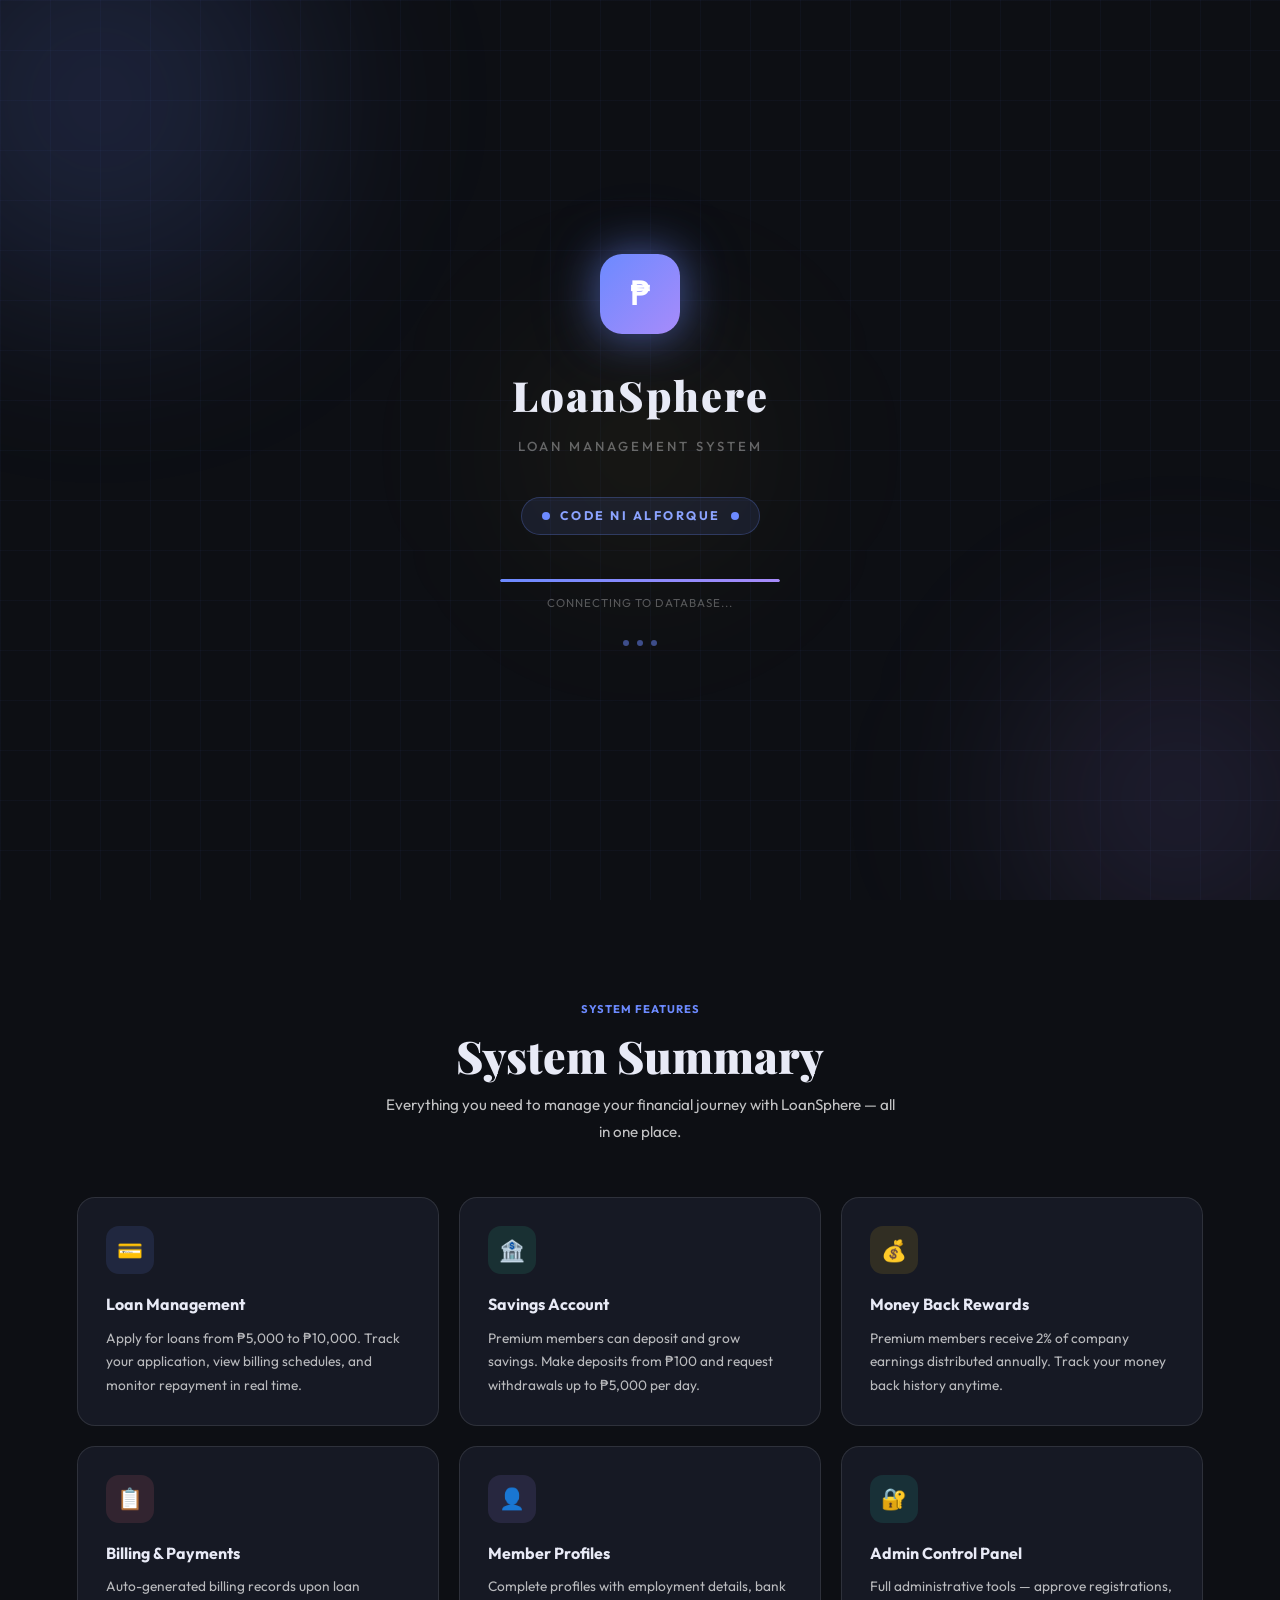
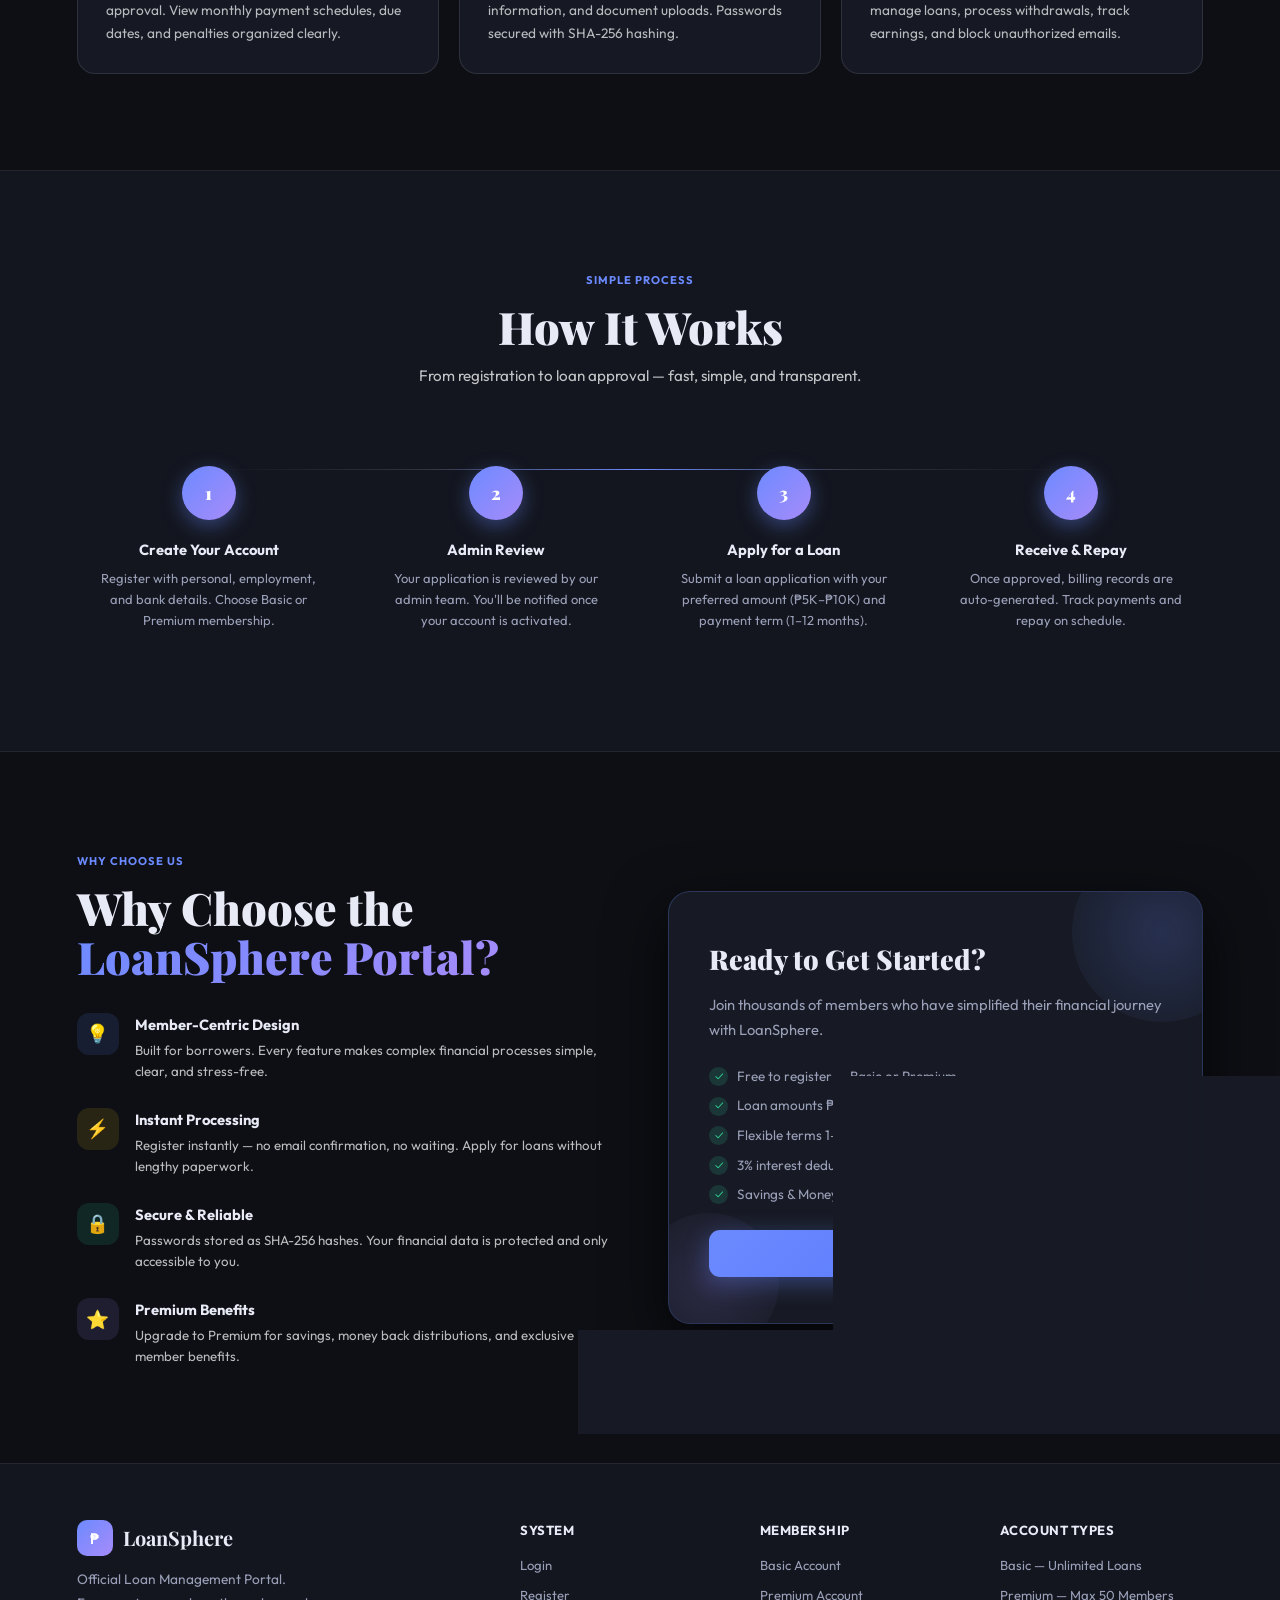
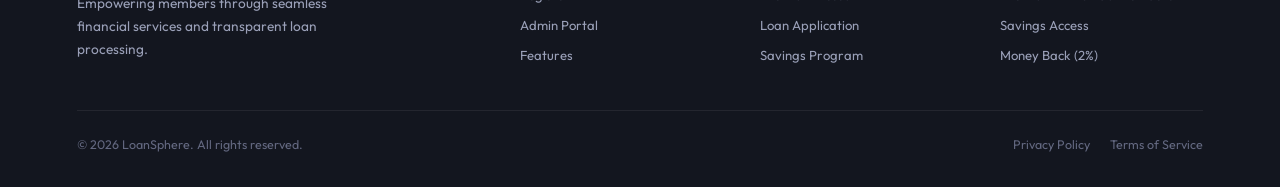
<file: index.html>
<!DOCTYPE html>
<html lang="en">
<head>
<meta charset="UTF-8"><meta name="viewport" content="width=device-width, initial-scale=1.0">
<title> Loan Management System</title>
<link href="https://fonts.googleapis.com/css2?family=Playfair+Display:wght@700;800;900&family=Outfit:wght@300;400;500;600;700&display=swap" rel="stylesheet">
<link rel="stylesheet" href="css/style.css">
<style>

:root { --gold:#f5c518; }
.nav{position:fixed;top:0;left:0;right:0;z-index:999;display:flex;align-items:center;justify-content:space-between;padding:0 6%;height:72px;background:rgba(13,15,20,.88);backdrop-filter:blur(20px);border-bottom:1px solid var(--border);animation:navIn .6s ease}
@keyframes navIn{from{transform:translateY(-100%);opacity:0}to{transform:translateY(0);opacity:1}}
.nav-brand{display:flex;align-items:center;gap:10px;font-family:var(--font-h);font-size:1.25rem;font-weight:700;color:var(--text)}
.nav-icon{width:36px;height:36px;border-radius:10px;background:linear-gradient(135deg,var(--accent),var(--purple));display:flex;align-items:center;justify-content:center;font-size:.9rem;font-weight:900;color:#fff}
.nav-links{display:flex;align-items:center;gap:32px;list-style:none}
.nav-links a{font-size:.875rem;font-weight:500;color:var(--text2);cursor:pointer;transition:color .2s}
.nav-links a:hover{color:var(--text)}
.nav-cta{display:flex;align-items:center;gap:10px}
.btn-nav-login{font-family:var(--font);font-size:.875rem;font-weight:600;color:var(--text2);background:none;border:none;cursor:pointer;padding:8px 16px;border-radius:8px;transition:color .2s}
.btn-nav-login:hover{color:var(--text)}
.btn-nav-start{font-family:var(--font);font-size:.875rem;font-weight:700;color:#fff;background:linear-gradient(135deg,var(--accent),var(--accent2));border:none;cursor:pointer;padding:10px 22px;border-radius:10px;box-shadow:0 4px 20px rgba(108,138,255,.35);transition:all .2s}
.btn-nav-start:hover{transform:translateY(-2px);box-shadow:0 6px 28px rgba(108,138,255,.5)}


.hero{
  min-height:100vh;
  display:flex;
  align-items:center;
  padding:120px 6% 80px;
  position:relative;
  overflow:hidden;
  background-image: url('images/loan_background.webp');
  background-size: cover;
  background-position: center center;
  background-repeat: no-repeat;
  background-attachment: fixed;
}
.hero::before{
  content:'';
  position:absolute;
  inset:0;
  background:
    linear-gradient(
      135deg,
      rgba(13,15,20,.88) 0%,
      rgba(13,15,20,.75) 40%,
      rgba(13,15,20,.60) 70%,
      rgba(13,15,20,.45) 100%
    );
  z-index:1;
}
.hero::after{
  content:'';
  position:absolute;
  inset:0;
  background: radial-gradient(
    ellipse 60% 70% at 50% 50%,
    rgba(108,138,255,.08) 0%,
    transparent 70%
  );
  z-index:1;
}
.hero-content{position:relative;z-index:3;max-width:640px}
.hero-badge{display:inline-flex;align-items:center;gap:8px;background:rgba(108,138,255,.12);border:1px solid rgba(108,138,255,.25);color:var(--accent);font-size:.76rem;font-weight:700;padding:6px 14px;border-radius:20px;letter-spacing:.5px;text-transform:uppercase;margin-bottom:28px;animation:fadeUp .8s ease .2s both}
.badge-dot{width:7px;height:7px;border-radius:50%;background:var(--accent);animation:pulse 2s infinite}
@keyframes pulse{0%,100%{opacity:1}50%{opacity:.4}}
.hero h1{font-family:var(--font-h);font-size:clamp(2.8rem,5.5vw,4.8rem);font-weight:900;line-height:1.05;margin-bottom:10px;animation:fadeUp .8s ease .3s both}
.hero h1 .hl{background:linear-gradient(135deg,var(--accent),var(--purple));background-clip:text;-webkit-background-clip:text;-webkit-text-fill-color:transparent}
.hero-org{font-family:var(--font-h);font-size:clamp(1rem,1.8vw,1.3rem);font-weight:700;color:var(--gold);margin-bottom:20px;animation:fadeUp .8s ease .35s both}
.hero p{font-size:1.05rem;color:rgba(255,255,255,.85);line-height:1.75;max-width:520px;margin-bottom:38px;animation:fadeUp .8s ease .4s both}
.hero-btns{display:flex;align-items:center;gap:12px;flex-wrap:wrap;animation:fadeUp .8s ease .5s both}
.btn-hero-p{font-family:var(--font);font-size:1rem;font-weight:700;color:#fff;background:linear-gradient(135deg,var(--accent),var(--accent2));border:none;cursor:pointer;padding:14px 34px;border-radius:12px;box-shadow:0 6px 28px rgba(108,138,255,.4);transition:all .25s}
.btn-hero-p:hover{transform:translateY(-3px);box-shadow:0 10px 36px rgba(108,138,255,.55)}
.btn-hero-s{font-family:var(--font);font-size:1rem;font-weight:600;color:var(--text);background:var(--card2);border:1px solid var(--border2);cursor:pointer;padding:14px 34px;border-radius:12px;transition:all .25s}
.btn-hero-s:hover{background:var(--card);border-color:var(--accent);color:var(--accent)}
.hero-stats{display:flex;gap:36px;margin-top:52px;padding-top:36px;border-top:1px solid rgba(255,255,255,.15);animation:fadeUp .8s ease .6s both}
.hstat-val{font-family:var(--font-h);font-size:1.9rem;font-weight:900;background:linear-gradient(135deg,var(--text),var(--accent3));background-clip:text;-webkit-background-clip:text;-webkit-text-fill-color:transparent;margin-bottom:2px}
.hstat-lbl{font-size:.72rem;color:var(--text3);text-transform:uppercase;letter-spacing:.5px;font-weight:600}


.hero-card-wrap{position:absolute;right:5%;top:50%;transform:translateY(-50%);width:42%;max-width:520px;z-index:3;animation:fadeLeft .9s ease .4s both}
@keyframes fadeLeft{from{opacity:0;transform:translateY(-50%) translateX(40px)}to{opacity:1;transform:translateY(-50%) translateX(0)}}
.hero-card{background:var(--card);border:1px solid var(--border2);border-radius:20px;padding:26px;box-shadow:0 20px 80px rgba(0,0,0,.6)}
.hc-head{display:flex;align-items:center;justify-content:space-between;margin-bottom:20px}
.hc-title{font-weight:700;font-size:.92rem}
.hc-badge{background:rgba(52,211,153,.12);border:1px solid rgba(52,211,153,.2);color:var(--green);font-size:.7rem;font-weight:700;padding:3px 10px;border-radius:20px;text-transform:uppercase}
.hc-row{display:flex;justify-content:space-between;align-items:center;padding:12px 14px;background:var(--bg2);border-radius:9px;margin-bottom:8px}
.hc-lbl{font-size:.78rem;color:var(--text3)}
.hc-val{font-weight:700;font-size:.92rem}
.hc-val.g{color:var(--green)}.hc-val.b{color:var(--accent)}.hc-val.y{color:var(--gold)}
.hc-prog-lbl{display:flex;justify-content:space-between;font-size:.73rem;color:var(--text3);margin:14px 0 5px}
.hc-prog-track{height:5px;background:var(--border2);border-radius:3px;overflow:hidden}
.hc-prog-fill{height:100%;width:68%;background:linear-gradient(90deg,var(--accent),var(--purple));border-radius:3px;animation:fillBar 1.6s ease 1s both}
@keyframes fillBar{from{width:0}to{width:68%}}
.hc-mini{display:grid;grid-template-columns:1fr 1fr;gap:8px;margin-top:12px}
.hc-mini-card{background:var(--bg2);border-radius:9px;padding:11px 13px;border:1px solid var(--border)}
.hc-mini-lbl{font-size:.68rem;color:var(--text3);text-transform:uppercase;letter-spacing:.4px;margin-bottom:4px}
.hc-mini-val{font-size:1rem;font-weight:700}
.hc-actions{display:grid;grid-template-columns:1fr 1fr;gap:8px;margin-top:12px}
.hc-btn{padding:9px;border-radius:8px;font-family:var(--font);font-size:.76rem;font-weight:600;cursor:pointer;border:none;transition:all .2s}
.hc-btn.p{background:linear-gradient(135deg,var(--accent),var(--accent2));color:#fff}
.hc-btn.s{background:var(--bg2);color:var(--text2);border:1px solid var(--border2)}


.section{
  padding:96px 6%;
  position:relative;
}

.section#features-bg,
section.section[id="features"]{
  background-image: url('images/loan_background.webp');
  background-size: cover;
  background-position: center center;
  background-repeat: no-repeat;
  background-attachment: fixed;
  position: relative;
}
section.section[id="features"]::before{
  content:'';
  position:absolute;
  inset:0;
  background: linear-gradient(
    180deg,
    rgba(13,15,20,.92) 0%,
    rgba(13,15,20,.85) 50%,
    rgba(13,15,20,.92) 100%
  );
  pointer-events:none;
  z-index:0;
}
section.section[id="features"] > *{
  position:relative;
  z-index:1;
}
.section-tag{display:inline-block;font-size:.7rem;font-weight:700;letter-spacing:1px;text-transform:uppercase;color:var(--accent);margin-bottom:12px}
.section-title{font-family:var(--font-h);font-size:clamp(1.9rem,3.5vw,2.9rem);font-weight:900;margin-bottom:12px;line-height:1.1}
.section-sub{font-size:.95rem;color:rgba(255,255,255,.75);max-width:520px;line-height:1.75}
.tc{text-align:center}.tc .section-sub{margin:0 auto}


.feat-grid{display:grid;grid-template-columns:repeat(3,1fr);gap:20px;margin-top:52px}
.feat-card{background:rgba(24,28,39,.88);border:1px solid rgba(255,255,255,.1);border-radius:18px;padding:28px;transition:all .3s;position:relative;overflow:hidden;backdrop-filter:blur(6px)}
.feat-card::before{content:'';position:absolute;top:0;left:0;right:0;height:2px;background:linear-gradient(90deg,transparent,var(--accent),transparent);opacity:0;transition:opacity .3s}
.feat-card:hover{transform:translateY(-4px);border-color:var(--border2);box-shadow:0 16px 48px rgba(0,0,0,.5)}
.feat-card:hover::before{opacity:1}
.feat-icon{width:48px;height:48px;border-radius:13px;display:flex;align-items:center;justify-content:center;font-size:1.3rem;margin-bottom:18px}
.fi-b{background:rgba(108,138,255,.12)}.fi-g{background:rgba(52,211,153,.12)}.fi-y{background:rgba(245,197,24,.12)}.fi-r{background:rgba(251,113,133,.12)}.fi-p{background:rgba(167,139,250,.12)}.fi-t{background:rgba(45,212,191,.12)}
.feat-card h3{font-size:1rem;font-weight:700;margin-bottom:9px}
.feat-card p{font-size:.855rem;color:rgba(255,255,255,.7);line-height:1.7}


.how-section{padding:96px 6%;background:var(--bg2);border-top:1px solid var(--border);border-bottom:1px solid var(--border)}
.steps-grid{display:grid;grid-template-columns:repeat(4,1fr);gap:24px;margin-top:52px;position:relative}
.steps-grid::before{content:'';position:absolute;top:27px;left:12%;right:12%;height:1px;background:linear-gradient(90deg,transparent,var(--border2),var(--accent),var(--border2),transparent)}
.step{text-align:center;padding:24px 16px;position:relative}
.step-num{width:54px;height:54px;border-radius:50%;background:linear-gradient(135deg,var(--accent),var(--purple));display:flex;align-items:center;justify-content:center;font-family:var(--font-h);font-size:1.1rem;font-weight:900;color:#fff;margin:0 auto 18px;position:relative;z-index:1;box-shadow:0 6px 20px rgba(108,138,255,.4)}
.step h3{font-size:.92rem;font-weight:700;margin-bottom:7px}
.step p{font-size:.81rem;color:var(--text2);line-height:1.6}

.why-section{
  padding:96px 6%;
  position:relative;
  background-image: url('images/loan_background.webp');
  background-size: cover;
  background-position: center center;
  background-repeat: no-repeat;
  background-attachment: fixed;
}
.why-section::before{
  content:'';
  position:absolute;
  inset:0;
  background: linear-gradient(
    135deg,
    rgba(13,15,20,.93) 0%,
    rgba(13,15,20,.86) 55%,
    rgba(13,15,20,.93) 100%
  );
  pointer-events:none;
  z-index:0;
}
.why-section > *{
  position:relative;
  z-index:1;
}
.why-grid{display:grid;grid-template-columns:1fr 1fr;gap:56px;align-items:center}
.why-list{display:flex;flex-direction:column;gap:26px;margin-top:32px}
.why-item{display:flex;align-items:flex-start;gap:16px}
.why-ico{width:42px;height:42px;border-radius:12px;display:flex;align-items:center;justify-content:center;font-size:1.15rem;flex-shrink:0}
.wi-b{background:rgba(108,138,255,.12)}.wi-y{background:rgba(245,197,24,.12)}.wi-g{background:rgba(52,211,153,.12)}.wi-p{background:rgba(167,139,250,.12)}
.why-item h4{font-size:.92rem;font-weight:700;margin-bottom:3px}
.why-item p{font-size:.83rem;color:rgba(255,255,255,.72);line-height:1.6}
.cta-card{background:rgba(24,28,39,.92);border:1px solid rgba(108,138,255,.25);border-radius:22px;padding:46px 40px;box-shadow:0 20px 60px rgba(0,0,0,.7);position:relative;overflow:hidden;backdrop-filter:blur(8px)}
.cta-card::before{content:'';position:absolute;top:-50px;right:-50px;width:180px;height:180px;border-radius:50%;background:radial-gradient(circle,rgba(108,138,255,.2),transparent)}
.cta-card::after{content:'';position:absolute;bottom:-30px;left:-30px;width:140px;height:140px;border-radius:50%;background:radial-gradient(circle,rgba(167,139,250,.15),transparent)}
.cta-card h3{font-family:var(--font-h);font-size:1.7rem;font-weight:900;margin-bottom:10px;position:relative;z-index:1}
.cta-card>p{color:var(--text2);font-size:.92rem;line-height:1.7;margin-bottom:24px;position:relative;z-index:1}
.cta-feats{display:flex;flex-direction:column;gap:8px;margin-bottom:24px;position:relative;z-index:1}
.cta-feat{display:flex;align-items:center;gap:9px;font-size:.845rem;color:var(--text2)}
.cta-check{width:19px;height:19px;border-radius:50%;background:rgba(52,211,153,.15);color:var(--green);display:flex;align-items:center;justify-content:center;font-size:.68rem;flex-shrink:0}
.btn-cta{width:100%;padding:14px;border-radius:11px;font-family:var(--font);font-size:.95rem;font-weight:700;color:#fff;background:linear-gradient(135deg,var(--accent),var(--accent2));border:none;cursor:pointer;box-shadow:0 6px 24px rgba(108,138,255,.4);transition:all .25s;position:relative;z-index:1}
.btn-cta:hover{transform:translateY(-2px);box-shadow:0 10px 32px rgba(108,138,255,.55)}


footer{background:var(--bg2);border-top:1px solid var(--border);padding:56px 6% 32px}
.foot-grid{display:grid;grid-template-columns:2fr 1fr 1fr 1fr;gap:36px;margin-bottom:44px}
.foot-brand p{font-size:.855rem;color:var(--text2);line-height:1.7;margin-top:12px;max-width:260px}
.foot-col h4{font-size:.82rem;font-weight:700;margin-bottom:14px;text-transform:uppercase;letter-spacing:.5px}
.foot-col ul{list-style:none;display:flex;flex-direction:column;gap:9px}
.foot-col li{font-size:.82rem;color:var(--text2);cursor:pointer;transition:color .2s}
.foot-col li:hover{color:var(--accent)}
.foot-bottom{display:flex;align-items:center;justify-content:space-between;padding-top:24px;border-top:1px solid var(--border);font-size:.78rem;color:var(--text3)}
.foot-links{display:flex;gap:20px}
.foot-links span{cursor:pointer;transition:color .2s}
.foot-links span:hover{color:var(--text2)}


.reveal{opacity:0;transform:translateY(28px);transition:opacity .7s ease,transform .7s ease}
.reveal.visible{opacity:1;transform:translateY(0)}
@keyframes fadeUp{from{opacity:0;transform:translateY(22px)}to{opacity:1;transform:translateY(0)}}


@media(max-width:1100px){.hero-card-wrap{display:none}.hero{padding-right:6%}.hero-content{max-width:100%}.feat-grid{grid-template-columns:repeat(2,1fr)}.steps-grid{grid-template-columns:repeat(2,1fr)}.steps-grid::before{display:none}.foot-grid{grid-template-columns:1fr 1fr;gap:24px}}
@media(max-width:768px){.nav-links{display:none}.feat-grid{grid-template-columns:1fr}.why-grid{grid-template-columns:1fr}.hero h1{font-size:2.4rem}.hero-stats{gap:20px;flex-wrap:wrap}.foot-grid{grid-template-columns:1fr}.foot-bottom{flex-direction:column;gap:10px;text-align:center}}
</style>
  <link rel="stylesheet" href="css/loader.css">
</head>
<body>

<div id="introLoader">

  <div class="loader-bg">
    <div class="loader-grid"></div>
    <div class="loader-orb loader-orb-1"></div>
    <div class="loader-orb loader-orb-2"></div>
    <div class="loader-orb loader-orb-3"></div>
  </div>


  <div class="loader-content">
  
    <div class="loader-icon">₱</div>


    <div class="loader-brand">LoanSphere</div>


    <div class="loader-tagline">Loan Management System</div>


    <div class="loader-signature">
      <div class="loader-sig-dot"></div>
      <span class="loader-sig-text">CODE NI ALFORQUE</span>
      <div class="loader-sig-dot"></div>
    </div>


    <div class="loader-progress-wrap">
      <div class="loader-progress-track">
        <div class="loader-progress-fill" id="loaderFill"></div>
      </div>
      <div class="loader-progress-text" id="loaderMsg">Initializing LoanSphere...</div>
    </div>


    <div class="loader-dots">
      <div class="loader-dot"></div>
      <div class="loader-dot"></div>
      <div class="loader-dot"></div>
    </div>
  </div>
</div>


<div id="pageTransition"></div>



<nav class="nav">
  <div class="nav-brand">
    <div class="nav-icon">₱</div>
    LoanSphere
  </div>
  <ul class="nav-links">
    <li><a onclick="document.getElementById('features').scrollIntoView({behavior:'smooth'})">Features</a></li>
    <li><a onclick="document.getElementById('how').scrollIntoView({behavior:'smooth'})">How It Works</a></li>
    <li><a onclick="document.getElementById('why').scrollIntoView({behavior:'smooth'})">Why LoanSphere</a></li>
  </ul>
  <div class="nav-cta">
    <button class="btn-nav-login" onclick="window.location.href='pages/login.html'">Login</button>
    <button class="btn-nav-start" onclick="window.location.href='pages/login.html'">Get Started →</button>
  </div>
</nav>


<section class="hero">
  <div class="hero-content">
    <div class="hero-badge"><div class="badge-dot"></div> Trusted Lending Management System</div>
    <h1>The Smart Way<br>to <span class="hl">Manage</span><br>Your Loans</h1>
    <div class="hero-org">💼 LoanSphere Financial Services</div>
    <p>Official Loan Management Portal. Empowering members through seamless loan processing, savings management, and real-time financial tracking — all in one place.</p>
    <div class="hero-btns">
      <button class="btn-hero-p" onclick="window.location.href='pages/register.html'">Register Now →</button>
      <button class="btn-hero-s" onclick="window.location.href='pages/login.html'">Sign In ↗</button>
    </div>
    <div class="hero-stats">
      <div><div class="hstat-val">₱18M+</div><div class="hstat-lbl">Total Disbursed</div></div>
      <div><div class="hstat-val">2,400+</div><div class="hstat-lbl">Active Members</div></div>
      <div><div class="hstat-val">99%</div><div class="hstat-lbl">Approval Rate</div></div>
    </div>
  </div>


  <div class="hero-card-wrap">
    <div class="hero-card">
      <div class="hc-head"><span class="hc-title">💳 Loan Dashboard</span><span class="hc-badge">Active</span></div>
      <div class="hc-row"><span class="hc-lbl">Loan Balance</span><span class="hc-val b">₱8,500.00</span></div>
      <div class="hc-row"><span class="hc-lbl">Savings Balance</span><span class="hc-val g">₱3,000.00</span></div>
      <div class="hc-row"><span class="hc-lbl">Next Payment Due</span><span class="hc-val y">₱850.00</span></div>
      <div class="hc-prog-lbl"><span>Repayment Progress</span><span>68%</span></div>
      <div class="hc-prog-track"><div class="hc-prog-fill"></div></div>
      <div class="hc-mini">
        <div class="hc-mini-card"><div class="hc-mini-lbl">Term</div><div class="hc-mini-val">10 mo.</div></div>
        <div class="hc-mini-card"><div class="hc-mini-lbl">Interest</div><div class="hc-mini-val" style="color:var(--rose)">3%</div></div>
      </div>
      <div class="hc-actions">
        <button class="hc-btn p">Apply Loan</button>
        <button class="hc-btn s">View Billing</button>
      </div>
    </div>
  </div>
</section>


<section class="section" id="features">
  <div class="tc reveal">
    <div class="section-tag">System Features</div>
    <h2 class="section-title">System Summary</h2>
    <p class="section-sub">Everything you need to manage your financial journey with LoanSphere — all in one place.</p>
  </div>
  <div class="feat-grid">
    <div class="feat-card reveal"><div class="feat-icon fi-b">💳</div><h3>Loan Management</h3><p>Apply for loans from ₱5,000 to ₱10,000. Track your application, view billing schedules, and monitor repayment in real time.</p></div>
    <div class="feat-card reveal"><div class="feat-icon fi-g">🏦</div><h3>Savings Account</h3><p>Premium members can deposit and grow savings. Make deposits from ₱100 and request withdrawals up to ₱5,000 per day.</p></div>
    <div class="feat-card reveal"><div class="feat-icon fi-y">💰</div><h3>Money Back Rewards</h3><p>Premium members receive 2% of company earnings distributed annually. Track your money back history anytime.</p></div>
    <div class="feat-card reveal"><div class="feat-icon fi-r">📋</div><h3>Billing & Payments</h3><p>Auto-generated billing records upon loan approval. View monthly payment schedules, due dates, and penalties organized clearly.</p></div>
    <div class="feat-card reveal"><div class="feat-icon fi-p">👤</div><h3>Member Profiles</h3><p>Complete profiles with employment details, bank information, and document uploads. Passwords secured with SHA-256 hashing.</p></div>
    <div class="feat-card reveal"><div class="feat-icon fi-t">🔐</div><h3>Admin Control Panel</h3><p>Full administrative tools — approve registrations, manage loans, process withdrawals, track earnings, and block unauthorized emails.</p></div>
  </div>
</section>


<section class="how-section" id="how">
  <div class="tc reveal">
    <div class="section-tag">Simple Process</div>
    <h2 class="section-title">How It Works</h2>
    <p class="section-sub">From registration to loan approval — fast, simple, and transparent.</p>
  </div>
  <div class="steps-grid">
    <div class="step reveal"><div class="step-num">1</div><h3>Create Your Account</h3><p>Register with personal, employment, and bank details. Choose Basic or Premium membership.</p></div>
    <div class="step reveal"><div class="step-num">2</div><h3>Admin Review</h3><p>Your application is reviewed by our admin team. You'll be notified once your account is activated.</p></div>
    <div class="step reveal"><div class="step-num">3</div><h3>Apply for a Loan</h3><p>Submit a loan application with your preferred amount (₱5K–₱10K) and payment term (1–12 months).</p></div>
    <div class="step reveal"><div class="step-num">4</div><h3>Receive & Repay</h3><p>Once approved, billing records are auto-generated. Track payments and repay on schedule.</p></div>
  </div>
</section>


<section class="why-section" id="why">
  <div class="why-grid">
    <div>
      <div class="section-tag reveal">Why Choose Us</div>
      <h2 class="section-title reveal">Why Choose the<br><span style="background:linear-gradient(135deg,var(--accent),var(--purple));background-clip:text;-webkit-background-clip:text;-webkit-text-fill-color:transparent">LoanSphere Portal?</span></h2>
      <div class="why-list">
        <div class="why-item reveal"><div class="why-ico wi-b">💡</div><div><h4>Member-Centric Design</h4><p>Built for borrowers. Every feature makes complex financial processes simple, clear, and stress-free.</p></div></div>
        <div class="why-item reveal"><div class="why-ico wi-y">⚡</div><div><h4>Instant Processing</h4><p>Register instantly — no email confirmation, no waiting. Apply for loans without lengthy paperwork.</p></div></div>
        <div class="why-item reveal"><div class="why-ico wi-g">🔒</div><div><h4>Secure & Reliable</h4><p>Passwords stored as SHA-256 hashes. Your financial data is protected and only accessible to you.</p></div></div>
        <div class="why-item reveal"><div class="why-ico wi-p">⭐</div><div><h4>Premium Benefits</h4><p>Upgrade to Premium for savings, money back distributions, and exclusive member benefits.</p></div></div>
      </div>
    </div>
    <div class="reveal">
      <div class="cta-card">
        <h3>Ready to Get Started?</h3>
        <p>Join thousands of members who have simplified their financial journey with LoanSphere.</p>
        <div class="cta-feats">
          <div class="cta-feat"><div class="cta-check">✓</div>Free to register — Basic or Premium</div>
          <div class="cta-feat"><div class="cta-check">✓</div>Loan amounts ₱5,000 to ₱10,000</div>
          <div class="cta-feat"><div class="cta-check">✓</div>Flexible terms 1–12 months</div>
          <div class="cta-feat"><div class="cta-check">✓</div>3% interest deducted upfront</div>
          <div class="cta-feat"><div class="cta-check">✓</div>Savings &amp; Money Back for Premium</div>
        </div>
        <button class="btn-cta" onclick="window.location.href='pages/register.html'">Create Your Account →</button>
      </div>
    </div>
  </div>
</section>


<footer>
  <div class="foot-grid">
    <div class="foot-brand">
      <div class="nav-brand"><div class="nav-icon">₱</div> LoanSphere</div>
      <p>Official Loan Management Portal. Empowering members through seamless financial services and transparent loan processing.</p>
    </div>
    <div class="foot-col"><h4>System</h4><ul><li onclick="window.location.href='pages/login.html'">Login</li><li onclick="window.location.href='pages/register.html'">Register</li><li onclick="window.location.href='pages/admin-login.html'">Admin Portal</li><li onclick="document.getElementById('features').scrollIntoView({behavior:'smooth'})">Features</li></ul></div>
    <div class="foot-col"><h4>Membership</h4><ul><li>Basic Account</li><li>Premium Account</li><li>Loan Application</li><li>Savings Program</li></ul></div>
    <div class="foot-col"><h4>Account Types</h4><ul><li>Basic — Unlimited Loans</li><li>Premium — Max 50 Members</li><li>Savings Access</li><li>Money Back (2%)</li></ul></div>
  </div>
  <div class="foot-bottom">
    <span>© 2026 LoanSphere. All rights reserved.</span>
    <div class="foot-links"><span>Privacy Policy</span><span>Terms of Service</span></div>
  </div>
</footer>

<script>

const observer = new IntersectionObserver(entries => {
  entries.forEach(e => { if (e.isIntersecting) e.target.classList.add('visible'); });
}, { threshold: 0.1 });
document.querySelectorAll('.reveal').forEach(el => observer.observe(el));

// Check if already logged in
const u = sessionStorage.getItem('ls_user');
const a = sessionStorage.getItem('ls_admin');
if (u || a) {
  const name = u ? JSON.parse(u).full_name?.split(' ')[0] : 'Admin';
  document.querySelector('.nav-cta').innerHTML = `
    <span style="font-size:.84rem;color:var(--text2)">Welcome, <strong style="color:var(--text)">${name}</strong></span>
    <button class="btn-nav-start" onclick="window.location.href='dashboard.html'">Go to Dashboard →</button>`;
}
</script>
<script src="js/loader.js"></script>
</body>
</html>
</file>
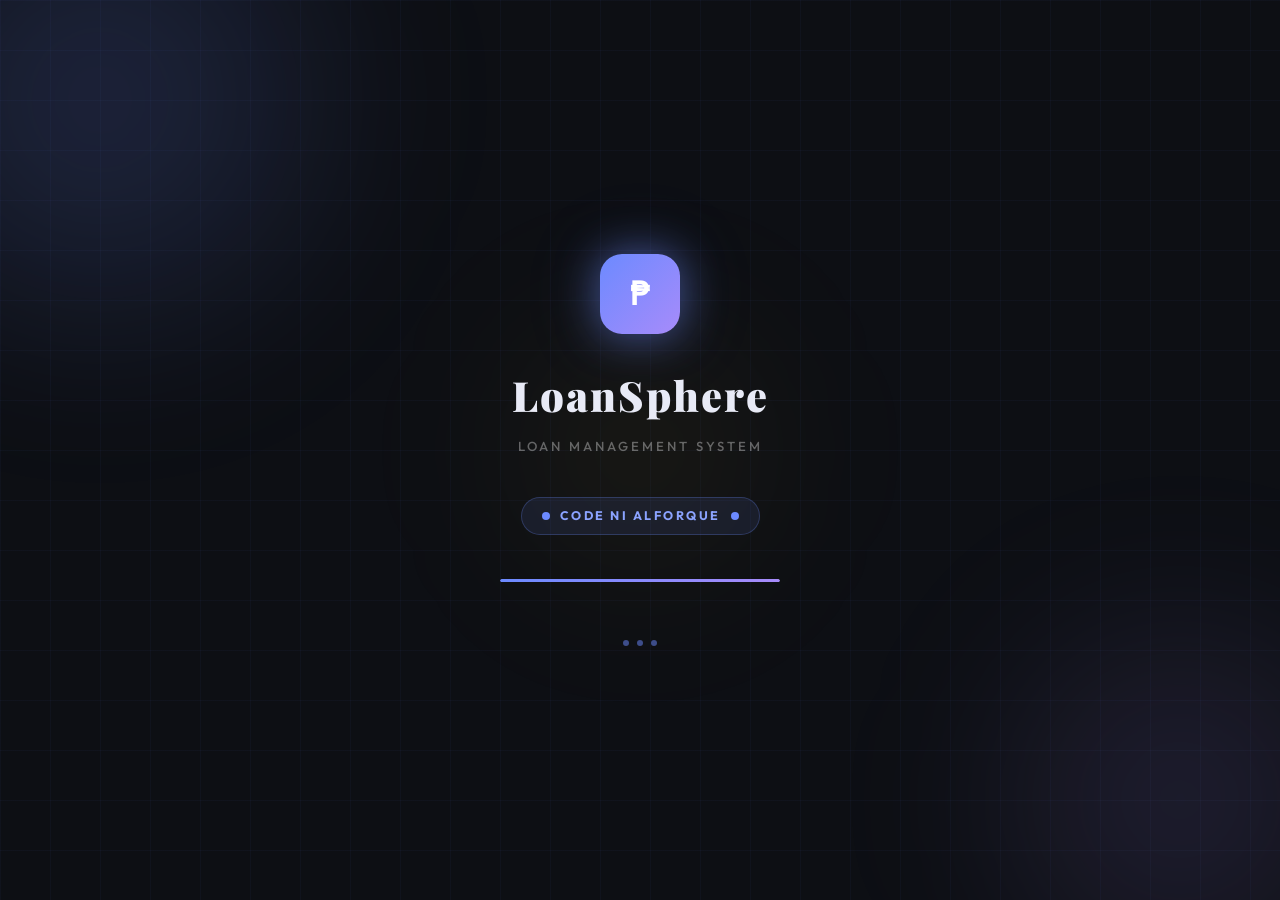
<file: dashboard.html>
<!DOCTYPE html>
<html lang="en">
<head>
<meta charset="UTF-8"><meta name="viewport" content="width=device-width, initial-scale=1.0">
<title> Dashboard</title>
<link href="https://fonts.googleapis.com/css2?family=Playfair+Display:wght@700;900&family=Outfit:wght@300;400;500;600;700&display=swap" rel="stylesheet">
<link rel="stylesheet" href="css/style.css">
<link rel="stylesheet" href="css/app.css">
  <link rel="stylesheet" href="css/loader.css">
</head>
<body>

<div id="introLoader">

  <div class="loader-bg">
    <div class="loader-grid"></div>
    <div class="loader-orb loader-orb-1"></div>
    <div class="loader-orb loader-orb-2"></div>
    <div class="loader-orb loader-orb-3"></div>
  </div>


  <div class="loader-content">

    <div class="loader-icon">₱</div>


    <div class="loader-brand">LoanSphere</div>


    <div class="loader-tagline">Loan Management System</div>


    <div class="loader-signature">
      <div class="loader-sig-dot"></div>
      <span class="loader-sig-text">CODE NI ALFORQUE</span>
      <div class="loader-sig-dot"></div>
    </div>


    <div class="loader-progress-wrap">
      <div class="loader-progress-track">
        <div class="loader-progress-fill" id="loaderFill"></div>
      </div>
      <div class="loader-progress-text" id="loaderMsg">Initializing LoanSphere...</div>
    </div>


    <div class="loader-dots">
      <div class="loader-dot"></div>
      <div class="loader-dot"></div>
      <div class="loader-dot"></div>
    </div>
  </div>
</div>


<div id="pageTransition"></div>



<div class="app" id="userApp" style="display:none">
  <aside class="sidebar" id="sidebar">
    <div class="sb-logo">
      <div class="sb-logo-icon">₱</div>
      <div><div class="sb-logo-text">LoanSphere</div><div class="sb-logo-sub">Loan Management</div></div>
    </div>
    <div class="sb-user">
      <div class="sb-avatar" id="sidebarAvatar">U</div>
      <div><div class="sb-user-name" id="sidebarName">User</div><div class="sb-user-role" id="sidebarRole">Basic</div></div>
    </div>
    <nav class="sb-nav">
      <div class="nav-label">Main</div>
      <div class="nav-item active" onclick="switchPage('dashboard')"><span>📊</span> Dashboard</div>
      <div class="nav-item" onclick="switchPage('loans')"><span>💳</span> My Loans</div>
      <div class="nav-item" onclick="switchPage('billing')"><span>📋</span> Billing <span class="nav-badge" id="billingBadge" style="display:none">!</span></div>
      <div class="nav-label" id="premiumNav">Premium</div>
      <div class="nav-item" onclick="switchPage('savings')" id="savingsNav"><span>🏦</span> Savings</div>
      <div class="nav-item" onclick="switchPage('moneyback')" id="moneybackNav"><span>💰</span> Money Back</div>
      <div class="nav-label">Account</div>
      <div class="nav-item" onclick="switchPage('profile')"><span>👤</span> My Profile</div>
      <div class="nav-item" onclick="switchPage('transactions')"><span>📑</span> Transactions</div>
    </nav>
    <div class="sb-footer"><div class="nav-item logout" onclick="doLogout()"><span>🚪</span> Logout</div></div>
  </aside>
  <main class="main">
    <div class="topbar">
      <button class="menu-toggle" onclick="toggleSidebar()">☰</button>
      <div class="topbar-title" id="topbarTitle">Dashboard</div>
      <div class="topbar-right">
        <div class="db-status"><div class="db-dot connected" id="dbDot"></div><span id="dbStatusText">Connected</span></div>
        <button class="icon-btn" onclick="toggleTheme()">🌙</button>
        <button class="btn btn-primary btn-sm" onclick="showModal('applyLoanModal')">+ Apply Loan</button>
      </div>
    </div>


    <div class="page active" id="dashboardPage">
      <div class="page-hd"><div><h2>Welcome back, <span id="dashName">User</span>! 👋</h2><p>Your financial snapshot for today.</p></div></div>
      <div class="stats-grid">
        <div class="stat-card blue"><div class="stat-icon-bg">💳</div><div class="stat-label">Loan Balance</div><div class="stat-value" id="dashLoanBal">₱0.00</div><div class="stat-sub">Outstanding</div></div>
        <div class="stat-card green"><div class="stat-icon-bg">🏦</div><div class="stat-label">Savings</div><div class="stat-value" id="dashSavings">₱0.00</div><div class="stat-sub">Available</div></div>
        <div class="stat-card amber"><div class="stat-icon-bg">📅</div><div class="stat-label">Next Payment</div><div class="stat-value" id="dashDue">—</div><div class="stat-sub" id="dashDueDate">No active billing</div></div>
        <div class="stat-card rose"><div class="stat-icon-bg">📊</div><div class="stat-label">Loan Limit</div><div class="stat-value">₱10,000</div><div class="stat-sub">Max allowable</div></div>
      </div>
      <div class="two-col">
        <div class="card"><div class="card-hd"><h3>📋 Recent Billing</h3></div><div id="dashBillingList"><div class="empty-state"><div class="es-icon">📭</div><p>No billing records yet.</p></div></div></div>
        <div class="card"><div class="card-hd"><h3>💳 Recent Loans</h3></div><div id="dashLoanList"><div class="empty-state"><div class="es-icon">📭</div><p>No loans yet.</p></div></div></div>
      </div>
    </div>


    <div class="page" id="loansPage">
      <div class="page-hd"><div><h2>My Loans</h2><p>View your loan applications.</p></div><button class="btn btn-primary" onclick="showModal('applyLoanModal')">+ Apply Loan</button></div>
      <div class="card"><div class="card-hd"><h3>💳 Loan History</h3></div><div class="table-wrap"><table><thead><tr><th>#</th><th>Amount</th><th>Received</th><th>Term</th><th>Monthly</th><th>Status</th><th>Date</th></tr></thead><tbody id="userLoansBody"><tr><td colspan="7"><div class="empty-state"><div class="es-icon">📭</div><p>No loans yet.</p></div></td></tr></tbody></table></div></div>
    </div>


    <div class="page" id="billingPage">
      <div class="page-hd"><div><h2>Billing</h2><p>Your monthly payment schedule.</p></div></div>
      <div class="card"><div class="card-hd"><h3>📋 Billing Records</h3></div><div class="table-wrap"><table><thead><tr><th>#</th><th>Period</th><th>Base</th><th>Interest</th><th>Penalty</th><th>Total</th><th>Due Date</th><th>Status</th></tr></thead><tbody id="userBillingBody"><tr><td colspan="8"><div class="empty-state"><div class="es-icon">📭</div><p>No billing records.</p></div></td></tr></tbody></table></div></div>
    </div>


    <div class="page" id="savingsPage">
      <div class="page-hd"><div><h2>Savings</h2><p>Manage your savings account.</p></div><div style="display:flex;gap:8px"><button class="btn btn-primary" onclick="showModal('depositModal')">+ Deposit</button><button class="btn btn-secondary" onclick="showModal('withdrawModal')">Withdraw</button></div></div>
      <div class="stats-grid" style="grid-template-columns:repeat(3,1fr)">
        <div class="stat-card green"><div class="stat-icon-bg">🏦</div><div class="stat-label">Balance</div><div class="stat-value" id="savingsBalance">₱0.00</div></div>
        <div class="stat-card blue"><div class="stat-icon-bg">📥</div><div class="stat-label">Total Deposited</div><div class="stat-value" id="savingsTotalDep">₱0.00</div></div>
        <div class="stat-card rose"><div class="stat-icon-bg">📤</div><div class="stat-label">Total Withdrawn</div><div class="stat-value" id="savingsTotalWith">₱0.00</div></div>
      </div>
      <div class="card"><div class="card-hd"><h3>📑 Savings Transactions</h3></div><div class="table-wrap"><table><thead><tr><th>#</th><th>Txn ID</th><th>Category</th><th>Amount</th><th>Date</th><th>Status</th></tr></thead><tbody id="userSavTxnBody"><tr><td colspan="6"><div class="empty-state"><div class="es-icon">📭</div><p>No transactions.</p></div></td></tr></tbody></table></div></div>
    </div>


    <div class="page" id="moneybackPage">
      <div class="page-hd"><div><h2>Money Back</h2><p>Your earned distributions.</p></div></div>
      <div class="stats-grid" style="grid-template-columns:repeat(2,1fr)">
        <div class="stat-card green"><div class="stat-icon-bg">💰</div><div class="stat-label">Total Earned</div><div class="stat-value" id="mbTotal">₱0.00</div></div>
        <div class="stat-card amber"><div class="stat-icon-bg">📅</div><div class="stat-label">Last Distribution</div><div class="stat-value" id="mbLast">—</div></div>
      </div>
      <div class="card"><div class="card-hd"><h3>💰 Distribution History</h3></div><div class="table-wrap"><table><thead><tr><th>#</th><th>Amount</th><th>Date</th><th>Note</th></tr></thead><tbody id="mbBody"><tr><td colspan="4"><div class="empty-state"><div class="es-icon">📭</div><p>No distributions yet.</p></div></td></tr></tbody></table></div></div>
    </div>


    <div class="page" id="profilePage">
      <div class="page-hd"><div><h2>My Profile</h2><p>Your account information.</p></div></div>
      <div class="card"><div class="profile-hero"><div class="profile-av" id="profileAvatar">U</div><div><div class="profile-name" id="profileName">User</div><div class="profile-type" id="profileType">Basic Member</div><div id="profileStatus"></div></div></div><div class="profile-details" id="profileDetails"></div></div>
    </div>


    <div class="page" id="transactionsPage">
      <div class="page-hd"><div><h2>Transactions</h2><p>Your full financial history.</p></div></div>
      <div class="card"><div class="card-hd"><h3>📑 All Transactions</h3></div><div class="table-wrap"><table><thead><tr><th>#</th><th>Txn ID</th><th>Category</th><th>Amount</th><th>Date</th><th>Status</th></tr></thead><tbody id="userTxnBody"><tr><td colspan="6"><div class="empty-state"><div class="es-icon">📭</div><p>No transactions.</p></div></td></tr></tbody></table></div></div>
    </div>
  </main>
</div>


<div class="app" id="adminApp" style="display:none">
  <aside class="sidebar admin-sidebar" id="adminSidebar">
    <div class="sb-logo"><div class="sb-logo-icon" style="background:linear-gradient(135deg,#f87171,#fb923c)">🔐</div><div><div class="sb-logo-text">LoanSphere</div><div class="sb-logo-sub">Admin Portal</div></div></div>
    <div class="sb-user"><div class="sb-avatar admin-av">AD</div><div><div class="sb-user-name">Administrator</div><div class="sb-user-role" style="color:#f87171">Super Admin</div></div></div>
    <nav class="sb-nav">
      <div class="nav-label">Management</div>
      <div class="nav-item active" onclick="switchAdminPage('adminDashboard')"><span>📊</span> Dashboard</div>
      <div class="nav-item" onclick="switchAdminPage('adminUsers')"><span>👥</span> Users <span class="nav-badge" id="pendingRegBadge">0</span></div>
      <div class="nav-item" onclick="switchAdminPage('adminLoans')"><span>💳</span> Loans <span class="nav-badge yellow" id="pendingLoanBadge">0</span></div>
      <div class="nav-item" onclick="switchAdminPage('adminSavings')"><span>🏦</span> Savings</div>
      <div class="nav-item" onclick="switchAdminPage('adminBilling')"><span>📋</span> Billing</div>
      <div class="nav-label">System</div>
      <div class="nav-item" onclick="switchAdminPage('adminEarnings')"><span>💰</span> Earnings</div>
      <div class="nav-item" onclick="switchAdminPage('adminBlocked')"><span>🚫</span> Blocked Emails</div>
    </nav>
    <div class="sb-footer"><div class="nav-item logout" onclick="doLogout()"><span>🚪</span> Logout</div></div>
  </aside>
  <main class="main">
    <div class="topbar"><div class="topbar-title" id="adminTopbarTitle">Admin Dashboard</div><div class="topbar-right"><button class="icon-btn" onclick="toggleTheme()">🌙</button><span class="badge badge-red">🔐 Admin Mode</span></div></div>
    <div class="page active" id="adminDashboardPage">
      <div class="page-hd"><div><h2>System Overview</h2><p>Complete platform statistics.</p></div></div>
      <div class="stats-grid">
        <div class="stat-card blue"><div class="stat-icon-bg">👥</div><div class="stat-label">Active Users</div><div class="stat-value" id="aStatUsers">0</div><div class="stat-sub">Registered members</div></div>
        <div class="stat-card green"><div class="stat-icon-bg">💳</div><div class="stat-label">Active Loans</div><div class="stat-value" id="aStatLoans">0</div><div class="stat-sub">Currently active</div></div>
        <div class="stat-card amber"><div class="stat-icon-bg">⏳</div><div class="stat-label">Pending</div><div class="stat-value" id="aStatPending">0</div><div class="stat-sub">Needs approval</div></div>
        <div class="stat-card rose"><div class="stat-icon-bg">🏦</div><div class="stat-label">Total Savings</div><div class="stat-value" id="aStatSavings">₱0</div><div class="stat-sub">All members</div></div>
      </div>
      <div class="two-col">
        <div class="card"><div class="card-hd"><h3>⏳ Pending Registrations</h3></div><div class="table-wrap"><table><thead><tr><th>Name</th><th>Type</th><th>Applied</th><th>Action</th></tr></thead><tbody id="aPendingRegBody"><tr><td colspan="4"><div class="empty-state"><div class="es-icon">✅</div><p>None pending.</p></div></td></tr></tbody></table></div></div>
        <div class="card"><div class="card-hd"><h3>💳 Pending Loans</h3></div><div class="table-wrap"><table><thead><tr><th>User</th><th>Amount</th><th>Term</th><th>Action</th></tr></thead><tbody id="aPendingLoanBody"><tr><td colspan="4"><div class="empty-state"><div class="es-icon">✅</div><p>None pending.</p></div></td></tr></tbody></table></div></div>
      </div>
    </div>
    <div class="page" id="adminUsersPage">
      <div class="page-hd"><div><h2>User Management</h2><p>All users visible in Supabase → Table Editor → profiles.</p></div><div class="search-wrap"><input type="text" placeholder="Search users..." oninput="searchUsers(this.value)"></div></div>
      <div class="card"><div class="card-hd"><h3>👥 All Users</h3><div class="filters"><button class="filter-btn active" onclick="filterUsers(this,'all')">All</button><button class="filter-btn" onclick="filterUsers(this,'pending')">Pending</button><button class="filter-btn" onclick="filterUsers(this,'active')">Active</button><button class="filter-btn" onclick="filterUsers(this,'disabled')">Disabled</button></div></div><div class="table-wrap"><table><thead><tr><th>#</th><th>Name</th><th>Type</th><th>Email</th><th>Status</th><th>Applied</th><th>Actions</th></tr></thead><tbody id="adminUsersBody"><tr><td colspan="7"><div class="empty-state"><div class="es-icon">📭</div><p>No users yet.</p></div></td></tr></tbody></table></div></div>
    </div>
    <div class="page" id="adminLoansPage">
      <div class="page-hd"><div><h2>Loan Management</h2><p>Review and process loans.</p></div></div>
      <div class="card"><div class="card-hd"><h3>💳 All Loans</h3><div class="filters"><button class="filter-btn active" onclick="filterAdminLoans(this,'all')">All</button><button class="filter-btn" onclick="filterAdminLoans(this,'Pending')">Pending</button><button class="filter-btn" onclick="filterAdminLoans(this,'Approved')">Approved</button><button class="filter-btn" onclick="filterAdminLoans(this,'Rejected')">Rejected</button></div></div><div class="table-wrap"><table><thead><tr><th>#</th><th>User</th><th>Amount</th><th>Term</th><th>Applied</th><th>Status</th><th>Actions</th></tr></thead><tbody id="adminLoansBody"></tbody></table></div></div>
    </div>
    <div class="page" id="adminSavingsPage">
      <div class="page-hd"><div><h2>Savings Management</h2><p>Process withdrawal requests.</p></div></div>
      <div class="card"><div class="card-hd"><h3>💸 Withdrawal Requests</h3></div><div class="table-wrap"><table><thead><tr><th>#</th><th>User</th><th>Amount</th><th>Requested</th><th>Status</th><th>Actions</th></tr></thead><tbody id="adminWithdrawBody"></tbody></table></div></div>
      <div class="card" style="margin-top:18px"><div class="card-hd"><h3>📑 All Savings Transactions</h3></div><div class="table-wrap"><table><thead><tr><th>#</th><th>Txn ID</th><th>User</th><th>Category</th><th>Amount</th><th>Date</th><th>Status</th></tr></thead><tbody id="adminSavTxnBody"></tbody></table></div></div>
    </div>
    <div class="page" id="adminBillingPage">
      <div class="page-hd"><div><h2>Billing</h2><p>All member billing records.</p></div></div>
      <div class="card"><div class="card-hd"><h3>📋 Billing Records</h3></div><div class="table-wrap"><table><thead><tr><th>User</th><th>Period</th><th>Base</th><th>Interest</th><th>Penalty</th><th>Total</th><th>Due Date</th><th>Status</th></tr></thead><tbody id="adminBillingBody"></tbody></table></div></div>
    </div>
    <div class="page" id="adminEarningsPage">
      <div class="page-hd"><div><h2>Company Earnings</h2><p>Track income and distribute money back.</p></div><button class="btn btn-primary" onclick="showModal('addEarningsModal')">+ Add Entry</button></div>
      <div class="stats-grid">
        <div class="stat-card green"><div class="stat-icon-bg">📈</div><div class="stat-label">Total Income</div><div class="stat-value" id="aEarnTotal">₱0.00</div></div>
        <div class="stat-card blue"><div class="stat-icon-bg">💰</div><div class="stat-label">Money Back Pool (2%)</div><div class="stat-value" id="aEarnPool">₱0.00</div></div>
        <div class="stat-card amber"><div class="stat-icon-bg">⭐</div><div class="stat-label">Premium Members</div><div class="stat-value" id="aEarnMembers">0</div></div>
        <div class="stat-card rose"><div class="stat-icon-bg">👤</div><div class="stat-label">Per Member Share</div><div class="stat-value" id="aEarnPerMember">₱0.00</div></div>
      </div>
      <button class="btn btn-success" style="margin-bottom:18px" onclick="distributeMoneyBack()">💸 Distribute Money Back</button>
      <div class="card"><div class="card-hd"><h3>📊 Earnings History</h3></div><div class="table-wrap"><table><thead><tr><th>#</th><th>Description</th><th>Amount</th><th>Date</th></tr></thead><tbody id="earningsBody"></tbody></table></div></div>
    </div>
    <div class="page" id="adminBlockedPage">
      <div class="page-hd"><div><h2>Blocked Emails</h2><p>Prevent specific emails from registering.</p></div><button class="btn btn-danger" onclick="showModal('blockEmailModal')">🚫 Block Email</button></div>
      <div class="card"><div class="card-hd"><h3>🚫 Blocked List</h3></div><div class="table-wrap"><table><thead><tr><th>#</th><th>Email</th><th>Reason</th><th>Date</th><th>Actions</th></tr></thead><tbody id="blockedEmailsBody"></tbody></table></div></div>
    </div>
  </main>
</div>


<div class="modal-overlay" id="applyLoanModal"><div class="modal"><div class="modal-hd"><h3>💳 Apply for a Loan</h3><button class="modal-close" onclick="closeModal('applyLoanModal')">✕</button></div><div class="modal-body"><div class="alert alert-info show" style="margin-bottom:14px">Range: <strong>₱5,000–₱10,000</strong> · Interest: <strong>3%</strong> upfront</div><div class="form-group"><label>Loan Amount <span class="req">*</span></label><select class="form-control" id="loanAmountSelect" onchange="updateLoanCalc()"><option value="">Select amount</option><option value="5000">₱5,000</option><option value="6000">₱6,000</option><option value="7000">₱7,000</option><option value="8000">₱8,000</option><option value="9000">₱9,000</option><option value="10000">₱10,000</option></select></div><div class="form-group"><label>Payment Term <span class="req">*</span></label><div class="term-btns"><button class="filter-btn" onclick="selectTerm(this,1)">1 Month</button><button class="filter-btn" onclick="selectTerm(this,3)">3 Months</button><button class="filter-btn" onclick="selectTerm(this,6)">6 Months</button><button class="filter-btn" onclick="selectTerm(this,12)">12 Months</button></div></div><div class="loan-calc" id="loanCalcBox" style="display:none"><div class="calc-title">Loan Breakdown</div><div class="calc-row"><span>Amount</span><span id="calcAmount">—</span></div><div class="calc-row"><span>Interest (3%)</span><span id="calcInterest" class="neg">—</span></div><div class="calc-row"><span>You Receive</span><span id="calcReceived" class="pos">—</span></div><div class="calc-row"><span>Term</span><span id="calcTerm">—</span></div><div class="calc-row"><span>Monthly Payment</span><span id="calcMonthly">—</span></div><div class="calc-row total-row"><span>Total to Pay</span><span id="calcTotal">—</span></div></div></div><div class="modal-footer"><button class="btn btn-secondary" onclick="closeModal('applyLoanModal')">Cancel</button><button class="btn btn-primary" onclick="submitLoanApplication()">Submit Application</button></div></div></div>
<div class="modal-overlay" id="depositModal"><div class="modal"><div class="modal-hd"><h3>🏦 Deposit to Savings</h3><button class="modal-close" onclick="closeModal('depositModal')">✕</button></div><div class="modal-body"><div class="alert alert-info show" style="margin-bottom:14px">Min: <strong>₱100</strong> | Max: <strong>₱1,000</strong></div><div class="form-group"><label>Amount <span class="req">*</span></label><input type="number" class="form-control" id="depositAmount" placeholder="₱100–₱1,000" min="100" max="1000"></div></div><div class="modal-footer"><button class="btn btn-secondary" onclick="closeModal('depositModal')">Cancel</button><button class="btn btn-success" onclick="submitDeposit()">Deposit</button></div></div></div>
<div class="modal-overlay" id="withdrawModal"><div class="modal"><div class="modal-hd"><h3>💸 Savings Withdrawal</h3><button class="modal-close" onclick="closeModal('withdrawModal')">✕</button></div><div class="modal-body"><div class="alert alert-warn show" style="margin-bottom:14px">⚠️ Requires admin approval · Min: ₱500 | Max: ₱5,000/day</div><div class="form-group"><label>Amount <span class="req">*</span></label><input type="number" class="form-control" id="withdrawAmount" placeholder="₱500–₱5,000" min="500" max="5000"></div><div class="form-group"><label>Reason</label><input type="text" class="form-control" id="withdrawNote" placeholder="Optional note"></div></div><div class="modal-footer"><button class="btn btn-secondary" onclick="closeModal('withdrawModal')">Cancel</button><button class="btn btn-primary" onclick="submitWithdrawRequest()">Submit Request</button></div></div></div>
<div class="modal-overlay" id="rejectLoanModal"><div class="modal"><div class="modal-hd"><h3>❌ Reject Loan</h3><button class="modal-close" onclick="closeModal('rejectLoanModal')">✕</button></div><div class="modal-body"><div class="form-group"><label>Reason <span class="req">*</span></label><textarea class="form-control" id="rejectReason" rows="4" placeholder="Provide reason..."></textarea></div></div><div class="modal-footer"><button class="btn btn-secondary" onclick="closeModal('rejectLoanModal')">Cancel</button><button class="btn btn-danger" onclick="confirmRejectLoan()">Reject</button></div></div></div>
<div class="modal-overlay" id="blockEmailModal"><div class="modal"><div class="modal-hd"><h3>🚫 Block Email</h3><button class="modal-close" onclick="closeModal('blockEmailModal')">✕</button></div><div class="modal-body"><div class="form-group"><label>Email <span class="req">*</span></label><input type="email" class="form-control" id="blockEmailInput" placeholder="email@example.com"></div><div class="form-group"><label>Reason <span class="req">*</span></label><input type="text" class="form-control" id="blockReasonInput" placeholder="Reason for blocking"></div></div><div class="modal-footer"><button class="btn btn-secondary" onclick="closeModal('blockEmailModal')">Cancel</button><button class="btn btn-danger" onclick="confirmBlockEmail()">Block</button></div></div></div>
<div class="modal-overlay" id="addEarningsModal"><div class="modal"><div class="modal-hd"><h3>💰 Add Earnings</h3><button class="modal-close" onclick="closeModal('addEarningsModal')">✕</button></div><div class="modal-body"><div class="form-group"><label>Description <span class="req">*</span></label><input type="text" class="form-control" id="earningDesc" placeholder="e.g. Q1 Revenue"></div><div class="form-group"><label>Amount <span class="req">*</span></label><input type="number" class="form-control" id="earningAmount" placeholder="₱0.00"></div></div><div class="modal-footer"><button class="btn btn-secondary" onclick="closeModal('addEarningsModal')">Cancel</button><button class="btn btn-success" onclick="addEarnings()">Add</button></div></div></div>
<div class="modal-overlay" id="userDetailModal"><div class="modal wide"><div class="modal-hd"><h3>👤 User Details</h3><button class="modal-close" onclick="closeModal('userDetailModal')">✕</button></div><div id="userDetailContent" style="padding:0 0 8px"></div></div></div>


<div id="toast"><span id="toastIcon"></span><span id="toastMsg" style="font-size:.87rem"></span></div>


<script src="js/db.js"></script>
<script src="js/utils.js"></script>
<script src="js/auth.js"></script>
<script src="js/user.js"></script>
<script src="js/admin.js"></script>

<script>

document.querySelectorAll('.modal-overlay').forEach(o => {
  o.addEventListener('click', e => { if (e.target === o) o.classList.remove('active'); });
});

window.addEventListener('DOMContentLoaded', async () => {
  applyStoredTheme();
  const url = localStorage.getItem('ls_sb_url');
  const key = localStorage.getItem('ls_sb_key');
  if (!url || !key) { window.location.href = 'pages/login.html'; return; }

  try {
    await initSupabase(url, key);
    updateDbStatus(true);
  } catch(e) {
    window.location.href = 'pages/login.html'; return;
  }

  const adminFlag = sessionStorage.getItem('ls_admin');
  const userJson  = sessionStorage.getItem('ls_user');

  if (adminFlag === '1') {
    STATE.isAdmin = true; launchAdminApp(); return;
  }
  if (userJson) {
    try {
      const profile = JSON.parse(userJson);
      if (profile?.id) {
        const fresh = await DB.getProfileById(profile.id);
        if (fresh && fresh.status === 'active') {
          STATE.currentUser = fresh; launchUserApp(fresh); return;
        }
      }
    } catch(e) {}
  }
  window.location.href = 'pages/login.html';
});
</script>
<script src="js/loader.js"></script>
</body>
</html>
</file>
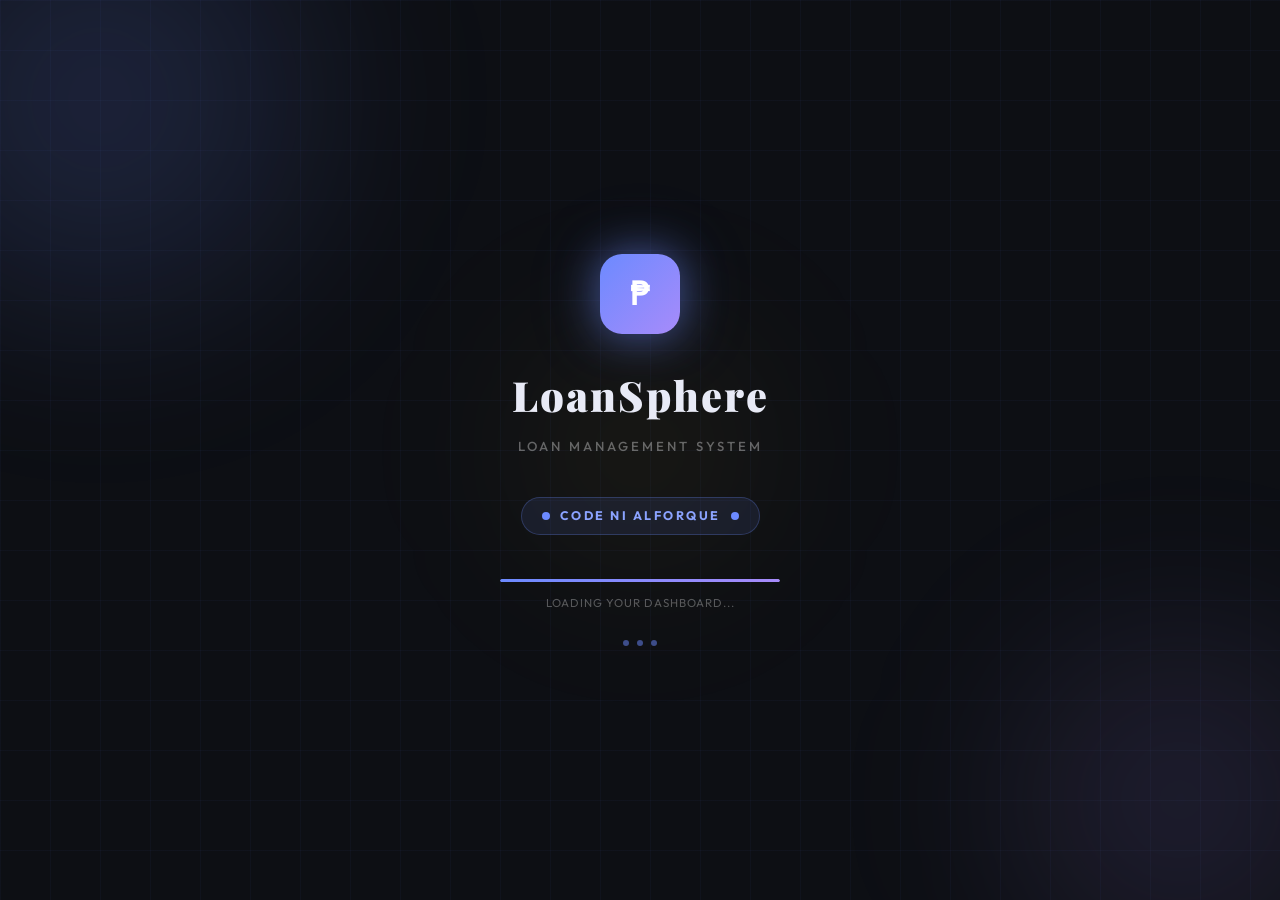
<file: pages/admin-login.html>
<!DOCTYPE html>
<html lang="en">
<head>
<meta charset="UTF-8"><meta name="viewport" content="width=device-width, initial-scale=1.0">
<title>Admin Login</title>
<link href="https://fonts.googleapis.com/css2?family=Playfair+Display:wght@700;900&family=Outfit:wght@300;400;500;600;700&display=swap" rel="stylesheet">
<link rel="stylesheet" href="../css/style.css">
<link rel="stylesheet" href="../css/auth.css">
  <link rel="stylesheet" href="../css/loader.css">
</head>
<body>

<div id="introLoader">

  <div class="loader-bg">
    <div class="loader-grid"></div>
    <div class="loader-orb loader-orb-1"></div>
    <div class="loader-orb loader-orb-2"></div>
    <div class="loader-orb loader-orb-3"></div>
  </div>


  <div class="loader-content">

    <div class="loader-icon">₱</div>


    <div class="loader-brand">LoanSphere</div>

  
    <div class="loader-tagline">Loan Management System</div>

    
    <div class="loader-signature">
      <div class="loader-sig-dot"></div>
      <span class="loader-sig-text">CODE NI ALFORQUE</span>
      <div class="loader-sig-dot"></div>
    </div>


    <div class="loader-progress-wrap">
      <div class="loader-progress-track">
        <div class="loader-progress-fill" id="loaderFill"></div>
      </div>
      <div class="loader-progress-text" id="loaderMsg">Initializing LoanSphere...</div>
    </div>

  
    <div class="loader-dots">
      <div class="loader-dot"></div>
      <div class="loader-dot"></div>
      <div class="loader-dot"></div>
    </div>
  </div>
</div>


<div id="pageTransition"></div>

<div class="auth-page">

  <div class="auth-left theme-admin">
    <div class="orb orb1"></div>
    <div class="orb orb2"></div>
    <div class="orb orb3"></div>
    <div class="auth-brand">
      <div class="auth-brand-icon" style="background:linear-gradient(135deg,#f87171,#fb923c);box-shadow:0 8px 32px rgba(248,113,133,.35)">🔐</div>
      <div class="auth-brand-name">Admin Portal</div>
      <div class="auth-brand-sub">Secure administrative access</div>
      <div class="auth-stats">
        <div class="auth-stat"><span class="auth-stat-val" style="color:#fca5a5">Full</span><span class="auth-stat-lbl">System Access</span></div>
        <div class="auth-stat"><span class="auth-stat-val" style="color:#fca5a5">All</span><span class="auth-stat-lbl">User Control</span></div>
        <div class="auth-stat"><span class="auth-stat-val" style="color:#fca5a5">24/7</span><span class="auth-stat-lbl">Monitoring</span></div>
      </div>
    </div>
  </div>


  <div class="auth-right">
    <div class="auth-form-box">
      <div class="auth-logo-sm">
        <div class="auth-logo-dot theme-admin">🔐</div>
        Admin Access
      </div>
      <h1 class="auth-title">Admin Sign In</h1>
      <p class="auth-sub">Enter your admin credentials login details.</p>

      <div class="alert alert-danger" id="adminErr"></div>

      <div class="form-group">
        <label>Admin Username <span class="req">*</span></label>
        <div class="input-wrap">
          <span class="input-icon">👨‍💼</span>
          <input type="text" class="form-control" id="adminUser" placeholder="Enter admin username" autocomplete="off" onkeypress="if(event.key==='Enter')doAdminLogin()">
        </div>
      </div>
      <div class="form-group">
        <label>Password <span class="req">*</span></label>
        <div class="input-wrap">
          <span class="input-icon">🔑</span>
          <input type="password" class="form-control" id="adminPw" placeholder="Enter admin password" autocomplete="off" onkeypress="if(event.key==='Enter')doAdminLogin()">
          <button class="toggle-pass" onclick="togglePassField('adminPw',this)">👁</button>
        </div>
      </div>

      <button class="btn-auth admin-btn" onclick="doAdminLogin()">Sign In as Admin</button>

      <div class="auth-links">
        <a href="login.html">← Back to User Login</a>
        <a href="../index.html" style="color:var(--text3);font-size:.8rem">← Back to Home</a>
      </div>
    </div>
  </div>
</div>

<script>




function togglePassField(id, btn) {
  const i = document.getElementById(id);
  i.type = i.type === 'password' ? 'text' : 'password';
  btn.textContent = i.type === 'password' ? '👁' : '🙈';
}

function doAdminLogin() {
  const u = document.getElementById('adminUser').value.trim();
  const p = document.getElementById('adminPw').value;
  const e = document.getElementById('adminErr');
  e.classList.remove('show');

  if (!u || !p) { e.textContent = 'Please enter both username and password.'; e.classList.add('show'); return; }

  if (u === 'admin' && p === 'Admin@LoanSphere2024!') {
    sessionStorage.setItem('ls_admin', '1');
    sessionStorage.removeItem('ls_user');
    window.location.href = '../dashboard.html';
  } else {
    e.textContent = 'Incorrect username or password. Please try again.';
    e.classList.add('show');
  }
}
</script>
<script src="../js/loader.js"></script>
</body>
</html>
</file>
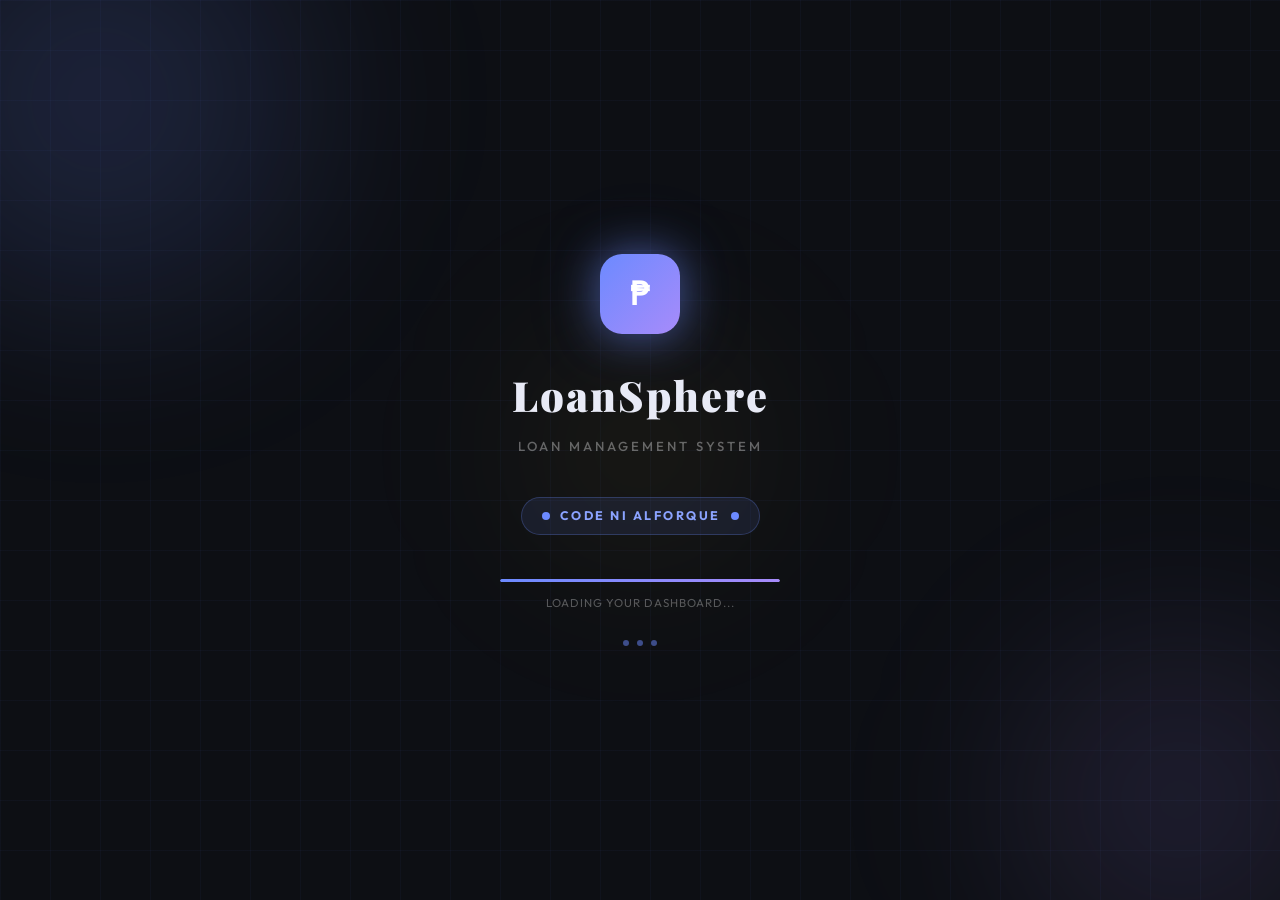
<file: pages/login.html>
<!DOCTYPE html>
<html lang="en">
<head>
<meta charset="UTF-8"><meta name="viewport" content="width=device-width, initial-scale=1.0">
<title>Sign In</title>
<link href="https://fonts.googleapis.com/css2?family=Playfair+Display:wght@700;900&family=Outfit:wght@300;400;500;600;700&display=swap" rel="stylesheet">
<link rel="stylesheet" href="../css/style.css">
<link rel="stylesheet" href="../css/auth.css">
  <link rel="stylesheet" href="../css/loader.css">
</head>
<body>

<div id="introLoader">

  <div class="loader-bg">
    <div class="loader-grid"></div>
    <div class="loader-orb loader-orb-1"></div>
    <div class="loader-orb loader-orb-2"></div>
    <div class="loader-orb loader-orb-3"></div>
  </div>


  <div class="loader-content">

    <div class="loader-icon">₱</div>


    <div class="loader-brand">LoanSphere</div>

   
    <div class="loader-tagline">Loan Management System</div>

   
    <div class="loader-signature">
      <div class="loader-sig-dot"></div>
      <span class="loader-sig-text">CODE NI ALFORQUE</span>
      <div class="loader-sig-dot"></div>
    </div>


    <div class="loader-progress-wrap">
      <div class="loader-progress-track">
        <div class="loader-progress-fill" id="loaderFill"></div>
      </div>
      <div class="loader-progress-text" id="loaderMsg">Initializing LoanSphere...</div>
    </div>


    <div class="loader-dots">
      <div class="loader-dot"></div>
      <div class="loader-dot"></div>
      <div class="loader-dot"></div>
    </div>
  </div>
</div>


<div id="pageTransition"></div>

<div class="auth-page">
 
  <div class="auth-left theme-user">
    <div class="orb orb1"></div>
    <div class="orb orb2"></div>
    <div class="orb orb3"></div>
    <div class="auth-brand">
      <div class="auth-brand-icon">₱</div>
      <div class="auth-brand-name">LoanSphere</div>
      <div class="auth-brand-sub">Your trusted lending partner</div>
      <div class="auth-stats">
        <div class="auth-stat"><span class="auth-stat-val">2,400+</span><span class="auth-stat-lbl">Members</span></div>
        <div class="auth-stat"><span class="auth-stat-val">₱18M+</span><span class="auth-stat-lbl">Disbursed</span></div>
        <div class="auth-stat"><span class="auth-stat-val">99%</span><span class="auth-stat-lbl">Approval</span></div>
      </div>
    </div>
  </div>


  <div class="auth-right">
    <div class="auth-form-box">
      <div class="auth-logo-sm">
        <div class="auth-logo-dot theme-user">₱</div>
        LoanSphere
      </div>
      <h1 class="auth-title">Welcome back</h1>
      <p class="auth-sub">Sign in with your email and password.</p>

      <div class="alert alert-danger" id="loginErr"></div>
      <div class="alert alert-info"   id="loginLoad">⏳ Signing in...</div>

      <div class="form-group">
        <label>Email Address <span class="req">*</span></label>
        <div class="input-wrap">
          <span class="input-icon">📧</span>
          <input type="email" class="form-control" id="loginEmail" placeholder="Enter your email address" onkeypress="if(event.key==='Enter')doLogin()">
        </div>
      </div>
      <div class="form-group">
        <label>Password <span class="req">*</span></label>
        <div class="input-wrap">
          <span class="input-icon">🔒</span>
          <input type="password" class="form-control" id="loginPw" placeholder="Enter your password" onkeypress="if(event.key==='Enter')doLogin()">
          <button class="toggle-pass" onclick="togglePassField('loginPw',this)">👁</button>
        </div>
      </div>

      <button class="btn-auth user-btn" onclick="doLogin()">Sign In</button>

      <div class="auth-links">
        <span>Don't have an account? <a href="register.html">Register here</a></span>
        <a href="admin-login.html" class="admin-lnk">🔒 Admin Login</a>
        <a href="../index.html" style="color:var(--text3);font-size:.8rem">← Back to Home</a>
      </div>
    </div>
  </div>
</div>

<script src="../js/db.js"></script>
<script src="../js/utils.js"></script>
<script>



function togglePassField(id, btn) {
  const i = document.getElementById(id);
  i.type = i.type === 'password' ? 'text' : 'password';
  btn.textContent = i.type === 'password' ? '👁' : '🙈';
}

function showErr(msg) {
  const e = document.getElementById('loginErr');
  e.textContent = msg; e.classList.add('show');
  document.getElementById('loginLoad').classList.remove('show');
}



async function doLogin() {
  const email = document.getElementById('loginEmail').value.trim().toLowerCase();
  const pw    = document.getElementById('loginPw').value;
  document.getElementById('loginErr').classList.remove('show');

  if (!email) { showErr('Please enter your email address.'); return; }
  if (!pw)    { showErr('Please enter your password.'); return; }

  const url = localStorage.getItem('ls_sb_url');
  const key = localStorage.getItem('ls_sb_key');
  if (!url || !key) { showErr('System not connected. Contact administrator.'); return; }

  document.getElementById('loginLoad').classList.add('show');

  try {
    await initSupabase(url, key);
    const profile = await DB.loginUser(email, pw);

    if (!profile) { showErr('Incorrect email or password. Please try again.'); return; }
    if (profile.status === 'pending')  { showErr('Your account is pending admin approval. Please wait.'); return; }
    if (profile.status === 'disabled') { showErr('Your account has been disabled. Contact the admin.'); return; }

    document.getElementById('loginLoad').classList.remove('show');
    sessionStorage.setItem('ls_user', JSON.stringify(profile));
    window.location.href = '../dashboard.html';
  } catch(e) {
    showErr(e.message || 'Login failed. Please try again.');
  }
}
</script>
<script src="../js/loader.js"></script>
</body>
</html>
</file>
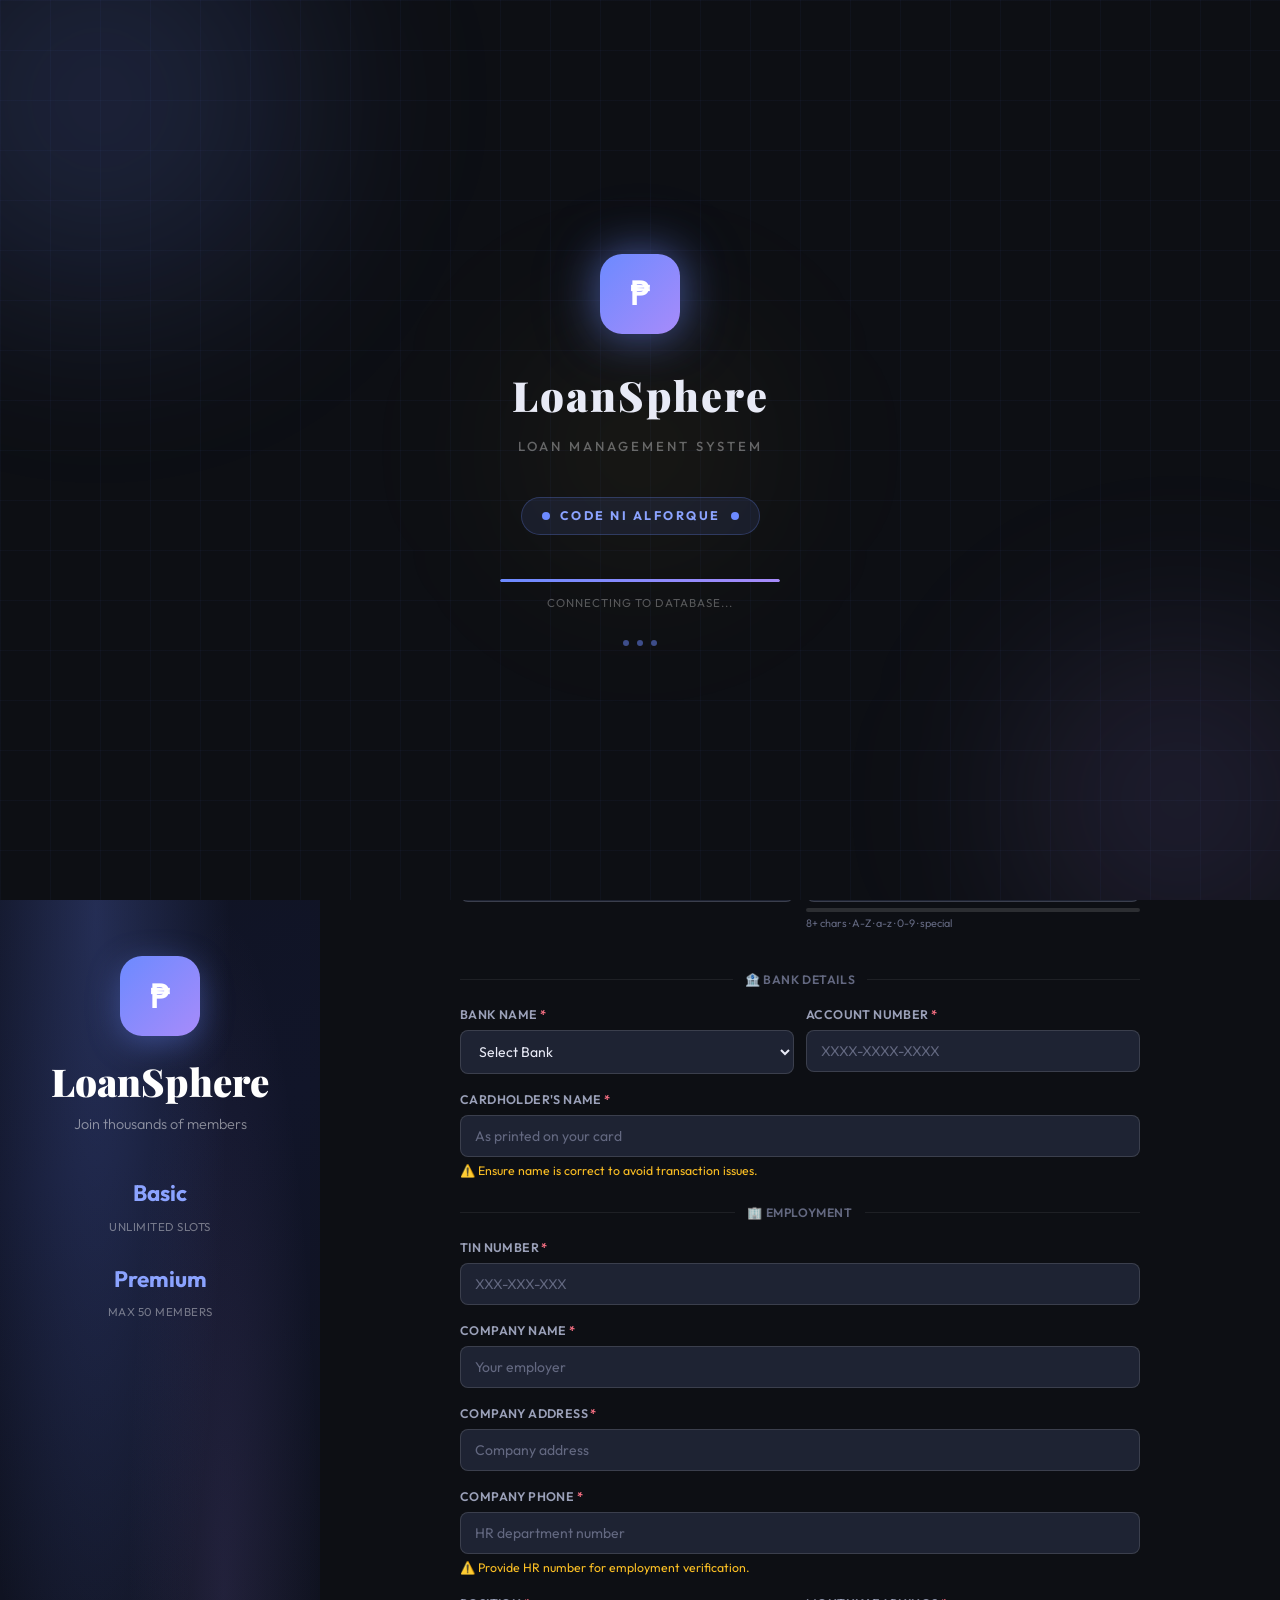
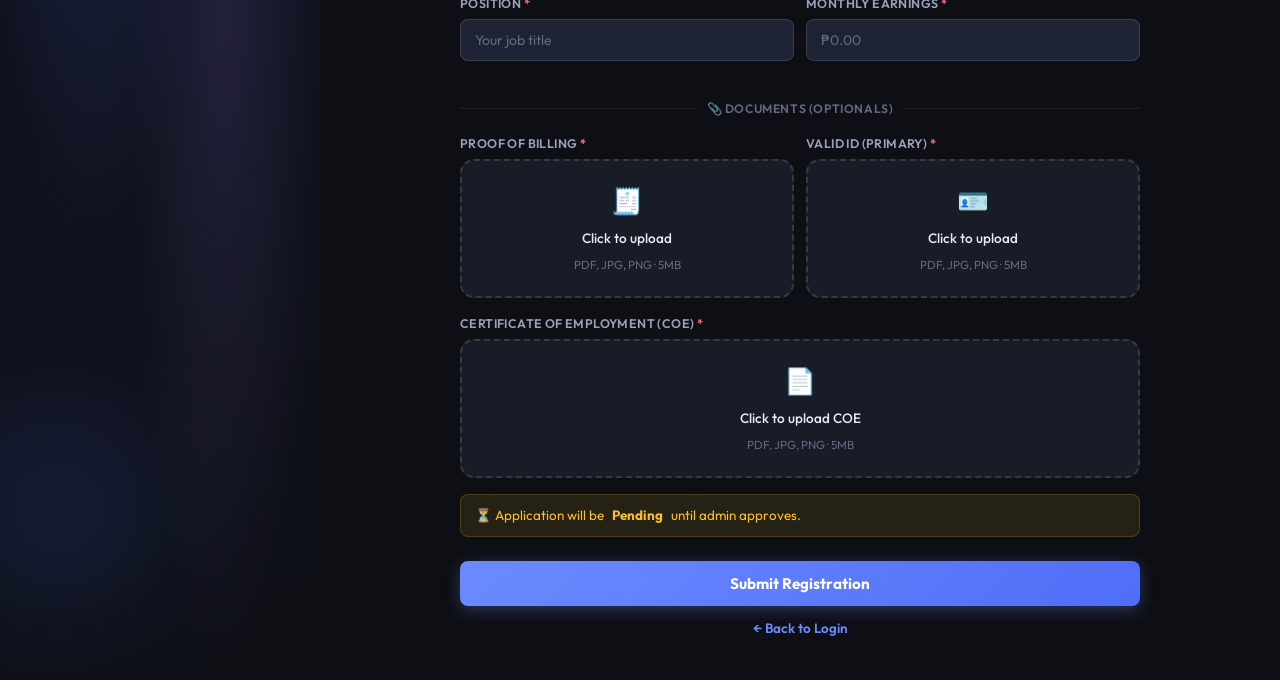
<file: pages/register.html>
<!DOCTYPE html>
<html lang="en">
<head>
<meta charset="UTF-8"><meta name="viewport" content="width=device-width, initial-scale=1.0">
<title>Register</title>
<link href="https://fonts.googleapis.com/css2?family=Playfair+Display:wght@700;900&family=Outfit:wght@300;400;500;600;700&display=swap" rel="stylesheet">
<link rel="stylesheet" href="../css/style.css">
<link rel="stylesheet" href="../css/auth.css">
<style>
.auth-right { align-items: flex-start; padding-top: 40px; padding-bottom: 40px; }
.auth-form-box { max-width: 680px; }
.auth-left { width: 320px; flex-shrink: 0; }
@media(max-width:1000px){ .auth-left{ display:none; } }
</style>
  <link rel="stylesheet" href="../css/loader.css">
</head>
<body>

<div id="introLoader">
 
  <div class="loader-bg">
    <div class="loader-grid"></div>
    <div class="loader-orb loader-orb-1"></div>
    <div class="loader-orb loader-orb-2"></div>
    <div class="loader-orb loader-orb-3"></div>
  </div>


  <div class="loader-content">

    <div class="loader-icon">₱</div>


    <div class="loader-brand">LoanSphere</div>


    <div class="loader-tagline">Loan Management System</div>


    <div class="loader-signature">
      <div class="loader-sig-dot"></div>
      <span class="loader-sig-text">CODE NI ALFORQUE</span>
      <div class="loader-sig-dot"></div>
    </div>


    <div class="loader-progress-wrap">
      <div class="loader-progress-track">
        <div class="loader-progress-fill" id="loaderFill"></div>
      </div>
      <div class="loader-progress-text" id="loaderMsg">Initializing LoanSphere...</div>
    </div>

   
    <div class="loader-dots">
      <div class="loader-dot"></div>
      <div class="loader-dot"></div>
      <div class="loader-dot"></div>
    </div>
  </div>
</div>


<div id="pageTransition"></div>

<div class="auth-page">
 
  <div class="auth-left theme-user">
    <div class="orb orb1"></div><div class="orb orb2"></div>
    <div class="auth-brand">
      <div class="auth-brand-icon">₱</div>
      <div class="auth-brand-name">LoanSphere</div>
      <div class="auth-brand-sub">Join thousands of members</div>
      <div class="auth-stats">
        <div class="auth-stat"><span class="auth-stat-val">Basic</span><span class="auth-stat-lbl">Unlimited Slots</span></div>
        <div class="auth-stat"><span class="auth-stat-val">Premium</span><span class="auth-stat-lbl">Max 50 Members</span></div>
      </div>
    </div>
  </div>


  <div class="auth-right">
    <div class="auth-form-box">
      <div class="auth-logo-sm"><div class="auth-logo-dot theme-user">₱</div> LoanSphere</div>
      <h1 class="auth-title">Create Account</h1>
      <p class="auth-sub">Fill in all required fields. Your application will be reviewed by an admin.</p>

      <div class="alert alert-info" style="display:flex">ℹ️ <strong>Premium</strong>: max 50 members · <strong>Basic</strong>: unlimited slots</div>
      <div class="alert alert-danger" id="regErr"></div>
      <div class="alert alert-info" id="regLoad">⏳ Creating your account...</div>


      <div class="form-group">
        <label>Account Type <span class="req">*</span></label>
        <div class="account-types">
          <div class="acc-card" onclick="selectAccType(this,'Basic')" id="typeBasic"><div class="tier-icon">🔵</div><div class="tier-name">Basic</div><div class="tier-desc">Loan access only. Unlimited slots.</div></div>
          <div class="acc-card" onclick="selectAccType(this,'Premium')" id="typePremium"><div class="tier-icon">⭐</div><div class="tier-name">Premium</div><div class="tier-desc">Loans + Savings + Money Back. Max 50.</div></div>
        </div>
        <input type="hidden" id="selectedType" value="">
      </div>

      <div class="sec-div"><span>👤 Personal Info</span></div>
      <div class="form-row">
        <div class="form-group"><label>Full Name <span class="req">*</span></label><input type="text" class="form-control" id="regName" placeholder="Juan Dela Cruz"></div>
        <div class="form-group"><label>Gender</label><select class="form-control" id="regGender"><option value="">Select</option><option>Male</option><option>Female</option><option>Other</option></select></div>
      </div>
      <div class="form-group"><label>Address <span class="req">*</span></label><input type="text" class="form-control" id="regAddress" placeholder="Street, City, Province"></div>
      <div class="form-row">
        <div class="form-group"><label>Birthday <span class="req">*</span></label><input type="date" class="form-control" id="regBday" onchange="calcAge()"></div>
        <div class="form-group"><label>Age (Auto)</label><input type="text" class="form-control" id="regAge" placeholder="—" readonly></div>
      </div>
      <div class="form-row">
        <div class="form-group"><label>Email <span class="req">*</span></label><input type="email" class="form-control" id="regEmail" placeholder="email@example.com"></div>
        <div class="form-group"><label>Contact <span class="req">*</span></label><input type="text" class="form-control" id="regContact" placeholder="09XXXXXXXXX"><div class="form-hint">PH mobile number only.</div></div>
      </div>
      <div class="form-row">
        <div class="form-group"><label>Username <span class="req">*</span></label><input type="text" class="form-control" id="regUsername" placeholder="At least 6 characters"></div>
        <div class="form-group">
          <label>Password <span class="req">*</span></label>
          <div class="input-wrap">
            <input type="password" class="form-control" id="regPassword" placeholder="Strong password required" oninput="checkPasswordStrength('regPassword','pwBar','pwLevel')">
            <button class="toggle-pass" onclick="togglePass('regPassword',this)">👁</button>
          </div>
          <div class="pw-bar-wrap"><div class="pw-bar" id="pwBar"></div></div>
          <div class="pw-labels"><span class="pw-hint">8+ chars · A-Z · a-z · 0-9 · special</span><span class="pw-level" id="pwLevel"></span></div>
        </div>
      </div>

      <div class="sec-div"><span>🏦 Bank Details</span></div>
      <div class="form-row">
        <div class="form-group"><label>Bank Name <span class="req">*</span></label>
          <select class="form-control" id="regBank"><option value="">Select Bank</option><option>BDO Unibank</option><option>BPI</option><option>Metrobank</option><option>Land Bank</option><option>UnionBank</option><option>Security Bank</option><option>Gcash</option><option>Maya</option></select>
        </div>
        <div class="form-group"><label>Account Number <span class="req">*</span></label><input type="text" class="form-control" id="regBankAcc" placeholder="XXXX-XXXX-XXXX"></div>
      </div>
      <div class="form-group"><label>Cardholder's Name <span class="req">*</span></label><input type="text" class="form-control" id="regCardHolder" placeholder="As printed on your card"><div class="form-hint warn">⚠️ Ensure name is correct to avoid transaction issues.</div></div>

      <div class="sec-div"><span>🏢 Employment</span></div>
      <div class="form-group"><label>TIN Number <span class="req">*</span></label><input type="text" class="form-control" id="regTin" placeholder="XXX-XXX-XXX"></div>
      <div class="form-group"><label>Company Name <span class="req">*</span></label><input type="text" class="form-control" id="regCompany" placeholder="Your employer"></div>
      <div class="form-group"><label>Company Address <span class="req">*</span></label><input type="text" class="form-control" id="regCompanyAddr" placeholder="Company address"></div>
      <div class="form-group"><label>Company Phone <span class="req">*</span></label><input type="text" class="form-control" id="regCompanyPhone" placeholder="HR department number"><div class="form-hint warn">⚠️ Provide HR number for employment verification.</div></div>
      <div class="form-row">
        <div class="form-group"><label>Position <span class="req">*</span></label><input type="text" class="form-control" id="regPosition" placeholder="Your job title"></div>
        <div class="form-group"><label>Monthly Earnings <span class="req">*</span></label><input type="number" class="form-control" id="regSalary" placeholder="₱0.00"></div>
      </div>

      <div class="sec-div"><span>📎 Documents (OPTIONALS) </span></div>
      <div class="form-row">
        <div class="form-group"><label>Proof of Billing <span class="req">*</span></label>
          <div class="upload-area" onclick="document.getElementById('fileBilling').click()"><div class="upload-icon">🧾</div><p id="fileBillingLabel">Click to upload</p><span>PDF, JPG, PNG · 5MB</span></div>
          <input type="file" id="fileBilling" style="display:none" onchange="document.getElementById('fileBillingLabel').textContent='✅ '+this.files[0].name">
        </div>
        <div class="form-group"><label>Valid ID (Primary) <span class="req">*</span></label>
          <div class="upload-area" onclick="document.getElementById('fileId').click()"><div class="upload-icon">🪪</div><p id="fileIdLabel">Click to upload</p><span>PDF, JPG, PNG · 5MB</span></div>
          <input type="file" id="fileId" style="display:none" onchange="document.getElementById('fileIdLabel').textContent='✅ '+this.files[0].name">
        </div>
      </div>
      <div class="form-group"><label>Certificate of Employment (COE) <span class="req">*</span></label>
        <div class="upload-area" onclick="document.getElementById('fileCoe').click()"><div class="upload-icon">📄</div><p id="fileCoeLabel">Click to upload COE</p><span>PDF, JPG, PNG · 5MB</span></div>
        <input type="file" id="fileCoe" style="display:none" onchange="document.getElementById('fileCoeLabel').textContent='✅ '+this.files[0].name">
      </div>

      <div class="alert alert-warn" style="display:flex;margin-top:10px">⏳ Application will be <strong>Pending</strong> until admin approves.</div>
      <button class="btn-auth user-btn" style="margin-top:12px" onclick="doRegister()">Submit Registration</button>
      <div class="auth-links" style="text-align:center;margin-top:12px"><a href="login.html">← Back to Login</a></div>
    </div>
  </div>
</div>

<div id="successOverlay" style="display:none;position:fixed;inset:0;background:rgba(13,15,20,.95);z-index:999;align-items:center;justify-content:center;flex-direction:column;text-align:center">
  <div style="font-size:4rem;margin-bottom:20px">✅</div>
  <h2 style="font-family:var(--font-h);font-size:2rem;margin-bottom:12px">Registration Submitted!</h2>
  <p style="color:var(--text2);max-width:400px;line-height:1.7;margin-bottom:28px">Your application is <strong style="color:var(--gold)">Pending</strong> admin approval. Once approved, you can log in.</p>
  <a href="login.html" style="background:linear-gradient(135deg,var(--accent),var(--accent2));color:#fff;padding:14px 36px;border-radius:10px;font-weight:700;font-size:1rem">Go to Login →</a>
</div>

<script src="../js/db.js"></script>
<script src="../js/utils.js"></script>
<script>



function showErr(msg) {
  const e = document.getElementById('regErr');
  e.textContent = msg; e.classList.add('show');
  document.getElementById('regLoad').classList.remove('show');
}

async function doRegister() {
  document.getElementById('regErr').classList.remove('show');
  const url = localStorage.getItem('ls_sb_url');
  const key = localStorage.getItem('ls_sb_key');
  if (!url || !key) { showErr('System not connected. Contact administrator.'); return; }

  const type     = document.getElementById('selectedType').value;
  const fullName = document.getElementById('regName').value.trim();
  const gender   = document.getElementById('regGender').value;
  const address  = document.getElementById('regAddress').value.trim();
  const bday     = document.getElementById('regBday').value;
  const age      = document.getElementById('regAge').value;
  const email    = document.getElementById('regEmail').value.trim().toLowerCase();
  const contact  = document.getElementById('regContact').value.trim();
  const username = document.getElementById('regUsername').value.trim();
  const password = document.getElementById('regPassword').value;
  const bank     = document.getElementById('regBank').value;
  const bankAcc  = document.getElementById('regBankAcc').value.trim();
  const cardHolder = document.getElementById('regCardHolder').value.trim();
  const tin      = document.getElementById('regTin').value.trim();
  const company  = document.getElementById('regCompany').value.trim();
  const compAddr = document.getElementById('regCompanyAddr').value.trim();
  const compPh   = document.getElementById('regCompanyPhone').value.trim();
  const position = document.getElementById('regPosition').value.trim();
  const salary   = parseFloat(document.getElementById('regSalary').value) || 0;

  if (!type)                           { showErr('Please select an account type.'); return; }
  if (!fullName)                       { showErr('Full name is required.'); return; }
  if (!address)                        { showErr('Address is required.'); return; }
  if (!bday)                           { showErr('Birthday is required.'); return; }
  if (!email || !/^[^\s@]+@[^\s@]+\.[^\s@]+$/.test(email)) { showErr('Enter a valid email address.'); return; }
  if (!contact || !/^09\d{9}$/.test(contact)) { showErr('Invalid PH mobile number. Format: 09XXXXXXXXX'); return; }
  if (!username || username.length < 6){ showErr('Username must be at least 6 characters.'); return; }
  const pwErr = validatePassword(password);
  if (pwErr.length > 0)                { showErr('Password must contain: ' + pwErr.join(', ') + '.'); return; }
  if (!bank)                           { showErr('Bank name is required.'); return; }
  if (!bankAcc)                        { showErr('Bank account number is required.'); return; }
  if (!cardHolder)                     { showErr('Cardholder name is required.'); return; }
  if (!tin)                            { showErr('TIN number is required.'); return; }
  if (!company)                        { showErr('Company name is required.'); return; }
  if (!compAddr)                       { showErr('Company address is required.'); return; }
  if (!compPh)                         { showErr('Company phone is required.'); return; }
  if (!position)                       { showErr('Position is required.'); return; }

  document.getElementById('regLoad').classList.add('show');
  try {
    await initSupabase(url, key);
    const blocked = await DB.isEmailBlocked(email);
    if (blocked) { showErr('This email is not allowed to register.'); return; }
    if (type === 'Premium') {
      const cnt = await DB.getPremiumCount();
      if (cnt >= 50) { showErr('Premium slots are full (max 50 members).'); return; }
    }
    await DB.registerUser({ account_type: type, full_name: fullName, gender, address, birthday: bday, age: parseInt(age)||0, contact, email, username, password, bank_name: bank, bank_account: bankAcc, card_holder: cardHolder, tin, company_name: company, company_address: compAddr, company_phone: compPh, position, monthly_salary: salary });
    document.getElementById('regLoad').classList.remove('show');
    document.getElementById('successOverlay').style.display = 'flex';
  } catch(e) {
    showErr(e.message || 'Registration failed. Please try again.');
  }
}
</script>
<script src="../js/loader.js"></script>
</body>
</html>
</file>
<file: css/style.css>
@import url('https://fonts.googleapis.com/css2?family=Playfair+Display:wght@700;800;900&family=Outfit:wght@300;400;500;600;700&display=swap');

:root {
  --bg:#0d0f14;--bg2:#13161f;--bg3:#1a1e2b;
  --card:#181c27;--card2:#1e2333;
  --border:rgba(255,255,255,.07);--border2:rgba(255,255,255,.13);
  --text:#e8eaf6;--text2:#9aa0b8;--text3:#636880;
  --accent:#6c8aff;--accent2:#4f6ef7;--accent3:#8ba3ff;
  --green:#34d399;--amber:#fbbf24;--rose:#fb7185;--blue:#60a5fa;--purple:#a78bfa;--gold:#f5c518;
  --font:'Outfit',sans-serif;--font-h:'Playfair Display',serif;
  --r:14px;--r2:8px;--sw:260px;
  --shadow:0 4px 24px rgba(0,0,0,.4);--shadow-lg:0 16px 64px rgba(0,0,0,.6);
  --tr:.2s cubic-bezier(.4,0,.2,1);
}


[data-theme="light"] {
  --bg:      #f0f2fa;
  --bg2:     #e4e8f5;
  --bg3:     #d8ddef;
  --card:    #ffffff;
  --card2:   #f5f7ff;
  --border:  rgba(0,0,0,.08);
  --border2: rgba(0,0,0,.14);
  --text:    #1a1d2e;
  --text2:   #4a4f6e;
  --text3:   #8086a8;
  --shadow:  0 4px 24px rgba(0,0,0,.08);
  --shadow-lg: 0 16px 64px rgba(0,0,0,.15);
}


*, *::before, *::after {
  transition:
    background-color .3s ease,
    border-color .3s ease,
    color .3s ease,
    box-shadow .3s ease !important;
}

button, a, .nav-item, .filter-btn, .acc-card, .feature-card {
  transition: all .2s cubic-bezier(.4,0,.2,1) !important;
}

*,*::before,*::after{box-sizing:border-box;margin:0;padding:0}
html{scroll-behavior:smooth}
body{font-family:var(--font);background:var(--bg);color:var(--text);min-height:100vh;line-height:1.6;font-size:15px;-webkit-font-smoothing:antialiased;overflow-x:hidden}
a{text-decoration:none;color:inherit;cursor:pointer}
button{font-family:var(--font);cursor:pointer;border:none;outline:none}
input,select,textarea{font-family:var(--font);outline:none}
::-webkit-scrollbar{width:5px;height:5px}
::-webkit-scrollbar-track{background:var(--bg2)}
::-webkit-scrollbar-thumb{background:var(--border2);border-radius:3px}


.btn{display:inline-flex;align-items:center;gap:6px;padding:10px 20px;border-radius:var(--r2);font-size:.875rem;font-weight:600;letter-spacing:.2px;transition:all var(--tr);cursor:pointer;border:none}
.btn-full{width:100%;justify-content:center;padding:13px 20px;font-size:.95rem}
.btn-primary{background:linear-gradient(135deg,var(--accent),var(--accent2));color:#fff;box-shadow:0 4px 16px rgba(108,138,255,.25)}
.btn-primary:hover{transform:translateY(-1px);box-shadow:0 6px 24px rgba(108,138,255,.4)}
.btn-primary:disabled{opacity:.5;cursor:not-allowed;transform:none}
.btn-secondary{background:var(--card2);color:var(--text);border:1px solid var(--border2)}
.btn-secondary:hover{background:var(--bg3)}
.btn-success{background:linear-gradient(135deg,#34d399,#059669);color:#fff}
.btn-success:hover{transform:translateY(-1px)}
.btn-danger{background:linear-gradient(135deg,#f87171,#ef4444);color:#fff}
.btn-danger:hover{transform:translateY(-1px)}
.btn-sm{padding:7px 14px;font-size:.8rem}
.btn-xs{padding:4px 10px;font-size:.75rem}
.btn-outline-success{background:transparent;color:var(--green);border:1.5px solid var(--green)}
.btn-outline-success:hover{background:rgba(52,211,153,.1)}
.btn-outline-danger{background:transparent;color:var(--rose);border:1.5px solid var(--rose)}
.btn-outline-danger:hover{background:rgba(248,113,113,.1)}
.icon-btn{background:none;color:var(--text2);font-size:1.1rem;padding:6px;border-radius:8px;transition:all var(--tr)}
.icon-btn:hover{background:var(--card2);color:var(--text)}


.alert{border-radius:var(--r2);padding:10px 14px;font-size:.84rem;margin-bottom:12px;display:none;align-items:flex-start;gap:8px}
.alert.show{display:flex}
.alert-info   {background:rgba(96,165,250,.1); border:1px solid rgba(96,165,250,.2); color:var(--blue)}
.alert-danger {background:rgba(251,113,133,.1);border:1px solid rgba(251,113,133,.2);color:var(--rose)}
.alert-warn   {background:rgba(251,191,36,.1); border:1px solid rgba(251,191,36,.2); color:var(--amber)}
.alert-success{background:rgba(52,211,153,.1); border:1px solid rgba(52,211,153,.2); color:var(--green)}


.form-group{margin-bottom:16px}
.form-group label{display:block;font-size:.78rem;font-weight:600;color:var(--text2);margin-bottom:5px;text-transform:uppercase;letter-spacing:.4px}
.req{color:var(--rose)}
.input-wrap{position:relative;display:flex;align-items:center}
.input-icon{position:absolute;left:12px;font-size:.9rem;z-index:1;pointer-events:none}
.toggle-pass{position:absolute;right:12px;background:none;color:var(--text3);font-size:.9rem;padding:0;line-height:1;transition:color var(--tr)}
.toggle-pass:hover{color:var(--text)}
.form-control{width:100%;padding:11px 14px;border-radius:var(--r2);border:1.5px solid var(--border2);background:var(--card2);color:var(--text);font-size:.875rem;transition:border-color var(--tr),box-shadow var(--tr)}
.form-control:focus{border-color:var(--accent);box-shadow:0 0 0 3px rgba(108,138,255,.12)}
.form-control::placeholder{color:var(--text3)}
.form-control[readonly]{background:var(--bg3);cursor:default}
select.form-control{cursor:pointer}
textarea.form-control{resize:vertical;min-height:90px}
.input-wrap .form-control{padding-left:38px}
.form-hint{font-size:.77rem;color:var(--text3);margin-top:4px}
.form-hint.warn{color:var(--amber)}
.form-row{display:grid;grid-template-columns:1fr 1fr;gap:12px}
.sec-div{display:flex;align-items:center;gap:12px;margin:22px 0 16px;font-size:.76rem;font-weight:600;text-transform:uppercase;letter-spacing:.6px;color:var(--text3)}
.sec-div::before,.sec-div::after{content:'';flex:1;height:1px;background:var(--border)}


.status{display:inline-flex;align-items:center;padding:2px 9px;border-radius:20px;font-size:.7rem;font-weight:700;text-transform:uppercase;letter-spacing:.3px}
.status-active,.status-approved,.status-completed{background:rgba(52,211,153,.12);color:var(--green)}
.status-pending{background:rgba(251,191,36,.12);color:var(--amber)}
.status-disabled,.status-rejected{background:rgba(248,113,113,.12);color:var(--rose)}
.status-paid{background:rgba(96,165,250,.12);color:var(--blue)}
.status-unpaid{background:rgba(251,191,36,.12);color:var(--amber)}


.card{background:var(--card);border-radius:var(--r);border:1px solid var(--border)}
.card-hd{display:flex;align-items:center;justify-content:space-between;flex-wrap:wrap;gap:8px;padding:14px 18px;border-bottom:1px solid var(--border)}
.card-hd h3{font-size:.92rem;font-weight:700}
.two-col{display:grid;grid-template-columns:1fr 1fr;gap:18px}
table{width:100%;border-collapse:collapse}
thead tr{background:var(--bg3)}
th{padding:9px 13px;text-align:left;font-size:.7rem;font-weight:700;text-transform:uppercase;letter-spacing:.4px;color:var(--text3);white-space:nowrap}
td{padding:11px 13px;font-size:.83rem;border-bottom:1px solid var(--border);vertical-align:middle}
tbody tr:hover{background:var(--card2)}
tbody tr:last-child td{border-bottom:none}
.table-wrap{overflow-x:auto}
.empty-state{padding:36px;text-align:center;color:var(--text3)}
.es-icon{font-size:2.2rem;margin-bottom:6px;opacity:.6}
.empty-state p{font-size:.84rem}


.filters{display:flex;gap:5px;flex-wrap:wrap}
.filter-btn{padding:5px 13px;border-radius:20px;background:var(--bg3);color:var(--text2);font-size:.78rem;font-weight:500;cursor:pointer;border:1px solid var(--border);transition:all var(--tr)}
.filter-btn:hover{background:var(--card2);color:var(--text)}
.filter-btn.active{background:var(--accent);color:#fff;border-color:var(--accent)}
.search-wrap input{padding:7px 13px;border-radius:20px;border:1px solid var(--border2);background:var(--card2);color:var(--text);font-size:.83rem;width:220px;transition:border-color var(--tr)}
.search-wrap input:focus{border-color:var(--accent);outline:none}

.account-types{display:grid;grid-template-columns:1fr 1fr;gap:10px}
.acc-card{padding:14px;border-radius:var(--r);border:2px solid var(--border2);background:var(--card);cursor:pointer;transition:all var(--tr);text-align:center}
.acc-card:hover{border-color:var(--accent);background:var(--card2)}
.acc-card.selected{border-color:var(--accent);background:rgba(108,138,255,.08);box-shadow:0 0 0 3px rgba(108,138,255,.1)}
.acc-card .tier-icon{font-size:1.5rem;margin-bottom:5px}
.acc-card .tier-name{font-weight:700;font-size:.9rem;margin-bottom:3px}
.acc-card .tier-desc{font-size:.76rem;color:var(--text2)}


.upload-area{border:2px dashed var(--border2);border-radius:var(--r);padding:20px;text-align:center;cursor:pointer;transition:all var(--tr);background:var(--card)}
.upload-area:hover{border-color:var(--accent);background:rgba(108,138,255,.05)}
.upload-icon{font-size:1.6rem;margin-bottom:6px}
.upload-area p{font-size:.85rem;font-weight:500;margin-bottom:2px}
.upload-area span{font-size:.73rem;color:var(--text3)}


#toast{position:fixed;bottom:22px;right:22px;z-index:9999;background:var(--card2);border:1px solid var(--border2);border-radius:var(--r);padding:13px 18px;display:none;align-items:center;gap:9px;box-shadow:var(--shadow-lg);min-width:260px;max-width:400px;animation:slideUp .3s cubic-bezier(.4,0,.2,1)}
@keyframes slideUp{from{transform:translateY(20px);opacity:0}to{transform:translateY(0);opacity:1}}
@keyframes fadeIn{from{opacity:0;transform:translateY(6px)}to{opacity:1;transform:translateY(0)}}

.modal-overlay{display:none;position:fixed;inset:0;background:rgba(0,0,0,.72);backdrop-filter:blur(4px);z-index:1000;align-items:center;justify-content:center;padding:20px}
.modal-overlay.active{display:flex;animation:fadeIn .2s ease}
.modal{background:var(--card);border-radius:var(--r);border:1px solid var(--border);width:100%;max-width:470px;box-shadow:var(--shadow-lg);max-height:90vh;overflow-y:auto}
.modal.wide{max-width:700px}
.modal-hd{display:flex;align-items:center;justify-content:space-between;padding:18px 22px;border-bottom:1px solid var(--border)}
.modal-hd h3{font-size:.98rem;font-weight:700}
.modal-close{background:none;color:var(--text3);font-size:.95rem;padding:4px 7px;border-radius:6px;transition:all var(--tr)}
.modal-close:hover{background:var(--card2);color:var(--text)}
.modal-body{padding:18px 22px}
.modal-footer{display:flex;gap:9px;padding:16px 22px;justify-content:flex-end;border-top:1px solid var(--border)}


.term-btns{display:flex;gap:7px;flex-wrap:wrap}
.loan-calc{background:var(--bg3);border-radius:var(--r);padding:14px 18px;margin:14px 0;border:1px solid var(--border)}
.calc-title{font-size:.7rem;font-weight:700;text-transform:uppercase;letter-spacing:.6px;color:var(--text3);margin-bottom:10px}
.calc-row{display:flex;justify-content:space-between;padding:5px 0;border-bottom:1px solid var(--border);font-size:.83rem}
.calc-row:last-child{border-bottom:none}
.calc-row.total-row{font-weight:700;color:var(--accent3)}
.neg{color:var(--rose)}.pos{color:var(--green)}


.pw-bar-wrap{height:4px;background:var(--border2);border-radius:2px;overflow:hidden;margin-top:6px}
.pw-bar{height:100%;width:0;transition:width .3s,background .3s;border-radius:2px}
.pw-labels{display:flex;justify-content:space-between;align-items:center;margin-top:3px}
.pw-hint{font-size:.68rem;color:var(--text3)}
.pw-level{font-size:.72rem;font-weight:700}


.profile-hero{display:flex;align-items:center;gap:18px;padding:20px;border-bottom:1px solid var(--border)}
.profile-av{width:68px;height:68px;border-radius:18px;background:linear-gradient(135deg,var(--accent),var(--purple));display:flex;align-items:center;justify-content:center;font-size:1.3rem;font-weight:700;color:#fff;flex-shrink:0}
.profile-name{font-size:1.15rem;font-weight:700;margin-bottom:2px}
.profile-type{color:var(--accent);font-size:.83rem;font-weight:600;margin-bottom:3px}
.profile-details{padding:18px 20px;display:grid;grid-template-columns:1fr 1fr;gap:12px}
.detail-item label{font-size:.7rem;font-weight:600;text-transform:uppercase;letter-spacing:.4px;color:var(--text3)}
.detail-item p{font-size:.87rem;color:var(--text);margin-top:1px}


@media(max-width:1024px){.stats-grid{grid-template-columns:repeat(2,1fr)!important}.two-col{grid-template-columns:1fr}}
@media(max-width:768px){.form-row{grid-template-columns:1fr}.sidebar{position:fixed;left:0;top:0;bottom:0;transform:translateX(-100%)}.sidebar.open{transform:translateX(0)}.main{width:100%}.page{padding:18px}.stats-grid{grid-template-columns:1fr 1fr!important}}
@media(max-width:480px){.stats-grid{grid-template-columns:1fr!important}.account-types{grid-template-columns:1fr}.profile-details{grid-template-columns:1fr}}
</file>
<file: css/loader.css>
#introLoader {
  position: fixed;
  inset: 0;
  z-index: 99999;
  display: flex;
  flex-direction: column;
  align-items: center;
  justify-content: center;
  background: #0d0f14;
  transition: opacity .5s ease, visibility .5s ease;
}

#introLoader.hide {
  opacity: 0;
  visibility: hidden;
  pointer-events: none;
}


.loader-bg {
  position: absolute;
  inset: 0;
  overflow: hidden;
}

.loader-orb {
  position: absolute;
  border-radius: 50%;
  filter: blur(80px);
  animation: loaderOrb 6s ease-in-out infinite;
}

.loader-orb-1 {
  width: 500px; height: 500px;
  background: radial-gradient(circle, rgba(108,138,255,.2), transparent);
  top: -150px; left: -150px;
  animation-delay: 0s;
}

.loader-orb-2 {
  width: 400px; height: 400px;
  background: radial-gradient(circle, rgba(167,139,250,.15), transparent);
  bottom: -100px; right: -100px;
  animation-delay: 2s;
}

.loader-orb-3 {
  width: 300px; height: 300px;
  background: radial-gradient(circle, rgba(245,197,24,.08), transparent);
  top: 50%; left: 50%;
  transform: translate(-50%, -50%);
  animation-delay: 1s;
}

@keyframes loaderOrb {
  0%, 100% { transform: scale(1) translateY(0); }
  50%       { transform: scale(1.15) translateY(-20px); }
}


.loader-grid {
  position: absolute;
  inset: 0;
  background-image:
    linear-gradient(rgba(108,138,255,.04) 1px, transparent 1px),
    linear-gradient(90deg, rgba(108,138,255,.04) 1px, transparent 1px);
  background-size: 50px 50px;
  animation: gridPulse 3s ease-in-out infinite;
}

@keyframes gridPulse {
  0%, 100% { opacity: 1; }
  50%       { opacity: 0.4; }
}


.loader-content {
  position: relative;
  z-index: 2;
  display: flex;
  flex-direction: column;
  align-items: center;
  gap: 0;
}


.loader-icon {
  width: 80px;
  height: 80px;
  border-radius: 22px;
  background: linear-gradient(135deg, #6c8aff, #a78bfa);
  display: flex;
  align-items: center;
  justify-content: center;
  font-size: 2rem;
  font-weight: 900;
  color: #fff;
  margin-bottom: 28px;
  box-shadow: 0 0 40px rgba(108,138,255,.5), 0 0 80px rgba(108,138,255,.2);
  animation: iconPulse 2s ease-in-out infinite;
}

@keyframes iconPulse {
  0%, 100% { box-shadow: 0 0 40px rgba(108,138,255,.5), 0 0 80px rgba(108,138,255,.2); transform: scale(1); }
  50%       { box-shadow: 0 0 60px rgba(108,138,255,.7), 0 0 120px rgba(108,138,255,.35); transform: scale(1.05); }
}


.loader-brand {
  font-family: 'Playfair Display', serif;
  font-size: 2.6rem;
  font-weight: 900;
  color: #e8eaf6;
  letter-spacing: 2px;
  margin-bottom: 8px;
  animation: fadeSlideDown .8s cubic-bezier(.4,0,.2,1) .2s both;
}


.loader-tagline {
  font-family: 'Outfit', sans-serif;
  font-size: .82rem;
  font-weight: 500;
  letter-spacing: 3px;
  text-transform: uppercase;
  color: rgba(255,255,255,.35);
  margin-bottom: 40px;
  animation: fadeSlideDown .8s cubic-bezier(.4,0,.2,1) .35s both;
}

.loader-signature {
  display: inline-flex;
  align-items: center;
  gap: 10px;
  background: rgba(108,138,255,.1);
  border: 1px solid rgba(108,138,255,.25);
  border-radius: 30px;
  padding: 8px 20px;
  margin-bottom: 44px;
  animation: fadeSlideDown .8s cubic-bezier(.4,0,.2,1) .5s both;
}

.loader-sig-dot {
  width: 8px;
  height: 8px;
  border-radius: 50%;
  background: #6c8aff;
  animation: sigBlink 1.2s ease-in-out infinite;
}

@keyframes sigBlink {
  0%, 100% { opacity: 1; transform: scale(1); }
  50%       { opacity: .4; transform: scale(.7); }
}

.loader-sig-text {
  font-family: 'Outfit', sans-serif;
  font-size: .78rem;
  font-weight: 700;
  letter-spacing: 2.5px;
  text-transform: uppercase;
  color: #8ba3ff;
}


.loader-progress-wrap {
  width: 280px;
  animation: fadeSlideDown .8s cubic-bezier(.4,0,.2,1) .6s both;
}

.loader-progress-track {
  height: 3px;
  background: rgba(255,255,255,.08);
  border-radius: 2px;
  overflow: hidden;
  margin-bottom: 12px;
}

.loader-progress-fill {
  height: 100%;
  width: 0%;
  border-radius: 2px;
  background: linear-gradient(90deg, #6c8aff, #a78bfa, #6c8aff);
  background-size: 200% 100%;
  animation: progressFill 2.2s cubic-bezier(.4,0,.6,1) .7s forwards,
             progressShimmer 1.5s linear .7s infinite;
}

@keyframes progressFill {
  0%   { width: 0%; }
  30%  { width: 45%; }
  60%  { width: 72%; }
  85%  { width: 90%; }
  100% { width: 100%; }
}

@keyframes progressShimmer {
  0%   { background-position: 200% 0; }
  100% { background-position: -200% 0; }
}

.loader-progress-text {
  text-align: center;
  font-family: 'Outfit', sans-serif;
  font-size: .72rem;
  color: rgba(255,255,255,.3);
  letter-spacing: 1px;
  text-transform: uppercase;
}


.loader-dots {
  display: flex;
  gap: 8px;
  margin-top: 28px;
  animation: fadeSlideDown .8s cubic-bezier(.4,0,.2,1) .7s both;
}

.loader-dot {
  width: 6px;
  height: 6px;
  border-radius: 50%;
  background: rgba(108,138,255,.5);
  animation: dotBounce 1.4s ease-in-out infinite;
}

.loader-dot:nth-child(1) { animation-delay: 0s; }
.loader-dot:nth-child(2) { animation-delay: .2s; }
.loader-dot:nth-child(3) { animation-delay: .4s; }

@keyframes dotBounce {
  0%, 80%, 100% { transform: scale(1);   opacity: .5; }
  40%            { transform: scale(1.6); opacity: 1;  }
}


.loader-slide-out {
  animation: loaderSlideOut .6s cubic-bezier(.4,0,.2,1) forwards !important;
}

@keyframes loaderSlideOut {
  0%   { transform: translateY(0); opacity: 1; }
  100% { transform: translateY(-100%); opacity: 0; }
}


#pageTransition {
  position: fixed;
  inset: 0;
  z-index: 98888;
  background: #0d0f14;
  pointer-events: none;
  opacity: 0;
  transform: scaleX(0);
  transform-origin: left;
}

#pageTransition.entering {
  animation: pageEnter .35s cubic-bezier(.4,0,.2,1) forwards;
}

#pageTransition.leaving {
  animation: pageLeave .35s cubic-bezier(.4,0,.2,1) forwards;
}

@keyframes pageEnter {
  from { transform: scaleX(0); opacity: 1; }
  to   { transform: scaleX(1); opacity: 1; }
}

@keyframes pageLeave {
  from { transform: scaleX(1); opacity: 1; }
  to   { transform: scaleX(0); transform-origin: right; opacity: 0; }
}


.page-fade-in {
  animation: bodyFadeIn .5s ease .1s both;
}

@keyframes bodyFadeIn {
  from { opacity: 0; transform: translateY(12px); }
  to   { opacity: 1; transform: translateY(0); }
}


@keyframes fadeSlideDown {
  from { opacity: 0; transform: translateY(-16px); }
  to   { opacity: 1; transform: translateY(0); }
}
</file>
<file: css/app.css>
.app{display:flex;height:100vh;overflow:hidden}


.sidebar{width:var(--sw);min-height:100vh;background:var(--card);border-right:1px solid var(--border);display:flex;flex-direction:column;flex-shrink:0;z-index:100;overflow-y:auto;transition:transform var(--tr)}
.admin-sidebar{background:linear-gradient(180deg,#13161f,#0d0f14);border-right-color:rgba(248,113,133,.1)}
.sb-logo{display:flex;align-items:center;gap:12px;padding:22px 18px 18px;border-bottom:1px solid var(--border)}
.sb-logo-icon{width:36px;height:36px;border-radius:10px;background:linear-gradient(135deg,var(--accent),var(--purple));display:flex;align-items:center;justify-content:center;font-size:.95rem;font-weight:900;color:#fff;flex-shrink:0}
.sb-logo-text{font-family:var(--font-h);font-size:1.05rem;font-weight:900}
.sb-logo-sub{font-size:.68rem;color:var(--text3);text-transform:uppercase;letter-spacing:.4px}
.sb-user{display:flex;align-items:center;gap:11px;padding:14px 18px;border-bottom:1px solid var(--border);background:rgba(255,255,255,.02)}
.sb-avatar{width:38px;height:38px;border-radius:11px;background:linear-gradient(135deg,var(--accent),var(--purple));display:flex;align-items:center;justify-content:center;font-size:.78rem;font-weight:700;color:#fff;flex-shrink:0}
.sb-avatar.admin-av{background:linear-gradient(135deg,#f87171,#fb923c)}
.sb-user-name{font-size:.88rem;font-weight:600}
.sb-user-role{font-size:.73rem;color:var(--accent)}
.sb-nav{flex:1;padding:10px 8px}
.sb-footer{padding:10px 8px;border-top:1px solid var(--border)}
.nav-label{font-size:.67rem;font-weight:700;text-transform:uppercase;letter-spacing:.8px;color:var(--text3);padding:12px 11px 5px}
.nav-item{display:flex;align-items:center;gap:9px;padding:9px 11px;border-radius:var(--r2);color:var(--text2);font-size:.865rem;font-weight:500;cursor:pointer;transition:all var(--tr);margin-bottom:1px}
.nav-item:hover{background:var(--card2);color:var(--text)}
.nav-item.active{background:rgba(108,138,255,.12);color:var(--accent);font-weight:600}
.nav-item span:first-child{font-size:.95rem;flex-shrink:0}
.nav-item.logout:hover{background:rgba(248,113,133,.1);color:var(--rose)}
.nav-badge{margin-left:auto;background:var(--rose);color:#fff;font-size:.63rem;font-weight:700;border-radius:20px;padding:1px 6px;min-width:16px;text-align:center}
.nav-badge.yellow{background:var(--amber);color:#000}


.main{flex:1;overflow-y:auto;background:var(--bg);display:flex;flex-direction:column}
.topbar{display:flex;align-items:center;gap:12px;padding:14px 24px;border-bottom:1px solid var(--border);background:var(--card);position:sticky;top:0;z-index:50;flex-shrink:0}
.topbar-title{font-family:var(--font-h);font-size:1.1rem;font-weight:700;flex:1}
.topbar-right{display:flex;align-items:center;gap:8px;margin-left:auto}
.menu-toggle{background:none;color:var(--text2);font-size:1.1rem;padding:6px;border-radius:8px;transition:all var(--tr)}
.menu-toggle:hover{background:var(--card2)}
.badge{display:inline-flex;align-items:center;border-radius:20px;padding:4px 12px;font-size:.76rem;font-weight:700}
.badge-red{background:rgba(248,113,133,.12);color:var(--rose);border:1px solid rgba(248,113,133,.2)}

.db-status{display:flex;align-items:center;gap:6px;font-size:.73rem;padding:4px 10px;border-radius:20px;border:1px solid var(--border)}
.db-dot{width:7px;height:7px;border-radius:50%;background:var(--amber);animation:pulse 2s infinite}
.db-dot.connected{background:var(--green);animation:none}
@keyframes pulse{0%,100%{opacity:1}50%{opacity:.4}}


.page{display:none;padding:24px;animation:fadeIn .2s ease}
.page.active{display:block}
.page-hd{display:flex;justify-content:space-between;align-items:flex-start;margin-bottom:22px;gap:14px}
.page-hd h2{font-family:var(--font-h);font-size:1.4rem;font-weight:900;margin-bottom:2px}
.page-hd p{color:var(--text2);font-size:.85rem}

.stats-grid{display:grid;grid-template-columns:repeat(4,1fr);gap:14px;margin-bottom:22px}
.stat-card{background:var(--card);border-radius:var(--r);padding:18px;border:1px solid var(--border);position:relative;overflow:hidden;transition:transform var(--tr),box-shadow var(--tr)}
.stat-card:hover{transform:translateY(-2px);box-shadow:var(--shadow)}
.stat-icon-bg{position:absolute;top:14px;right:14px;font-size:1.7rem;opacity:.45}
.stat-label{font-size:.72rem;font-weight:600;text-transform:uppercase;letter-spacing:.4px;color:var(--text3);margin-bottom:7px}
.stat-value{font-size:1.5rem;font-weight:700;line-height:1.1;margin-bottom:3px}
.stat-sub{font-size:.72rem;color:var(--text3)}
.stat-card.blue::before,.stat-card.green::before,.stat-card.amber::before,.stat-card.rose::before,.stat-card.purple::before{content:'';position:absolute;top:0;left:0;width:3px;height:100%}
.stat-card.blue::before{background:var(--blue)}
.stat-card.green::before{background:var(--green)}
.stat-card.amber::before{background:var(--amber)}
.stat-card.rose::before{background:var(--rose)}
.stat-card.purple::before{background:var(--purple)}


[data-theme="light"] .sidebar        { background: #fff; border-right-color: rgba(0,0,0,.1); }
[data-theme="light"] .admin-sidebar  { background: linear-gradient(180deg,#fff,#f8f0f0); }
[data-theme="light"] .topbar         { background: #fff; border-bottom-color: rgba(0,0,0,.1); }
[data-theme="light"] .main           { background: #f0f2fa; }
[data-theme="light"] .sb-user        { background: rgba(0,0,0,.02); }
[data-theme="light"] .nav-item.active { background: rgba(108,138,255,.1); }
[data-theme="light"] .stat-card      { background: #fff; }
</file>
<file: css/auth.css>
.auth-page {
  min-height: 100vh;
  display: flex;
}


.auth-left {
  width: 44%;
  min-height: 100vh;
  position: relative;
  overflow: hidden;
  display: flex;
  align-items: center;
  justify-content: center;
  padding: 60px 48px;
  flex-shrink: 0;
}

.auth-left.theme-user {
  background: linear-gradient(160deg, #0d0f14 0%, #111529 50%, #0d0f14 100%);
}
.auth-left.theme-user::before {
  content: '';
  position: absolute; inset: 0;
  background:
    radial-gradient(ellipse 70% 70% at 30% 40%, rgba(108,138,255,.22) 0%, transparent 60%),
    radial-gradient(ellipse 50% 50% at 70% 70%, rgba(167,139,250,.12) 0%, transparent 60%);
}

.auth-left.theme-admin {
  background: linear-gradient(160deg, #0d0f14 0%, #1a0f14 50%, #0d0f14 100%);
}
.auth-left.theme-admin::before {
  content: '';
  position: absolute; inset: 0;
  background:
    radial-gradient(ellipse 70% 60% at 30% 40%, rgba(248,113,133,.18) 0%, transparent 60%),
    radial-gradient(ellipse 40% 40% at 70% 70%, rgba(251,146,60,.10) 0%, transparent 60%);
}


.orb { position: absolute; border-radius: 50%; filter: blur(70px); animation: orbFloat 9s ease-in-out infinite; }
.orb1 { width: 320px; height: 320px; top: -80px; right: -60px; opacity: .3; }
.orb2 { width: 220px; height: 220px; bottom: 60px; left: -50px; opacity: .25; animation-delay: 3s; }
.orb3 { width: 150px; height: 150px; bottom: 38%; left: 38%; opacity: .18; animation-delay: 1.5s; }
.theme-user .orb1 { background: radial-gradient(circle, #6c8aff, transparent); }
.theme-user .orb2 { background: radial-gradient(circle, #4f6ef7, transparent); }
.theme-user .orb3 { background: radial-gradient(circle, #a78bfa, transparent); }
.theme-admin .orb1 { background: radial-gradient(circle, #f87171, transparent); }
.theme-admin .orb2 { background: radial-gradient(circle, #fb923c, transparent); }
.theme-admin .orb3 { background: radial-gradient(circle, #f43f5e, transparent); }
@keyframes orbFloat { 0%,100%{transform:translateY(0) scale(1)} 50%{transform:translateY(-28px) scale(1.04)} }


.auth-brand {
  position: relative; z-index: 2;
  text-align: center;
}
.auth-brand-icon {
  width: 80px; height: 80px; border-radius: 22px;
  display: flex; align-items: center; justify-content: center;
  font-size: 2rem; font-weight: 900; color: #fff;
  margin: 0 auto 24px;
}
.theme-user .auth-brand-icon {
  background: linear-gradient(135deg, var(--accent), var(--purple));
  box-shadow: 0 8px 32px rgba(108,138,255,.4);
}
.theme-admin .auth-brand-icon {
  background: linear-gradient(135deg, #f87171, #fb923c);
  box-shadow: 0 8px 32px rgba(248,113,133,.35);
}
.auth-brand-name {
  font-family: var(--font-h);
  font-size: 2.4rem; font-weight: 900;
  color: #fff; margin-bottom: 10px; line-height: 1.1;
}
.auth-brand-sub {
  color: rgba(255,255,255,.5); font-size: .9rem;
  font-weight: 300; margin-bottom: 40px;
}
.auth-stats {
  display: flex; gap: 24px; justify-content: center; flex-wrap: wrap;
}
.auth-stat { text-align: center; }
.auth-stat-val {
  display: block; font-size: 1.4rem; font-weight: 700;
  color: var(--accent3); margin-bottom: 2px;
}
.theme-admin .auth-stat-val { color: #fca5a5; }
.auth-stat-lbl {
  font-size: .72rem; color: rgba(255,255,255,.4);
  text-transform: uppercase; letter-spacing: .5px;
}


.auth-right {
  flex: 1;
  min-height: 100vh;
  display: flex;
  align-items: center;
  justify-content: center;
  padding: 48px 56px;
  background: var(--bg);
  overflow-y: auto;
}
.auth-form-box {
  width: 100%; max-width: 440px;
}


.auth-logo-sm {
  display: flex; align-items: center; gap: 10px;
  font-family: var(--font-h); font-size: 1.1rem; font-weight: 700;
  color: var(--text); margin-bottom: 36px;
}
.auth-logo-dot {
  width: 32px; height: 32px; border-radius: 9px;
  display: flex; align-items: center; justify-content: center;
  font-size: .85rem; font-weight: 900; color: #fff; flex-shrink: 0;
}
.theme-user .auth-logo-dot {
  background: linear-gradient(135deg, var(--accent), var(--purple));
}
.theme-admin .auth-logo-dot {
  background: linear-gradient(135deg, #f87171, #fb923c);
}


.auth-title {
  font-family: var(--font-h);
  font-size: 2rem; font-weight: 900;
  color: var(--text); margin-bottom: 6px;
}
.auth-sub {
  color: var(--text2); font-size: .9rem;
  margin-bottom: 28px; line-height: 1.6;
}


.auth-links {
  display: flex; flex-direction: column; gap: 10px;
  margin-top: 20px; font-size: .84rem; color: var(--text2);
}
.auth-links a {
  color: var(--accent); font-weight: 600;
  transition: color var(--tr);
}
.auth-links a:hover { color: var(--accent3); }
.auth-links .admin-lnk { color: var(--text3); font-size: .82rem; }


.btn-auth {
  width: 100%; padding: 13px; border-radius: var(--r2);
  font-family: var(--font); font-size: .95rem; font-weight: 700;
  color: #fff; border: none; cursor: pointer;
  transition: all .25s; margin-top: 4px;
}
.btn-auth.user-btn {
  background: linear-gradient(135deg, var(--accent), var(--accent2));
  box-shadow: 0 4px 16px rgba(108,138,255,.3);
}
.btn-auth.user-btn:hover { transform: translateY(-1px); box-shadow: 0 6px 24px rgba(108,138,255,.45); }
.btn-auth.admin-btn {
  background: linear-gradient(135deg, #f87171, #ef4444);
  box-shadow: 0 4px 16px rgba(248,113,133,.3);
}
.btn-auth.admin-btn:hover { transform: translateY(-1px); box-shadow: 0 6px 24px rgba(248,113,133,.4); }
.btn-auth:disabled { opacity: .55; cursor: not-allowed; transform: none !important; }


@media (max-width: 900px) {
  .auth-left { display: none; }
  .auth-right { padding: 40px 24px; }
}
@media (max-width: 480px) {
  .auth-right { padding: 32px 16px; }
  .auth-title { font-size: 1.6rem; }
}


[data-theme="light"] .auth-left.theme-user {
  background: linear-gradient(160deg, #1a1f35 0%, #151a30 50%, #1a1f35 100%);
}
[data-theme="light"] .auth-left.theme-admin {
  background: linear-gradient(160deg, #1f1015 0%, #2a1015 50%, #1f1015 100%);
}
[data-theme="light"] .auth-right {
  background: #f0f2fa;
}
[data-theme="light"] .auth-title { color: #1a1d2e; }
[data-theme="light"] .auth-sub   { color: #4a4f6e; }
[data-theme="light"] .auth-logo-sm { color: #1a1d2e; }
</file>
